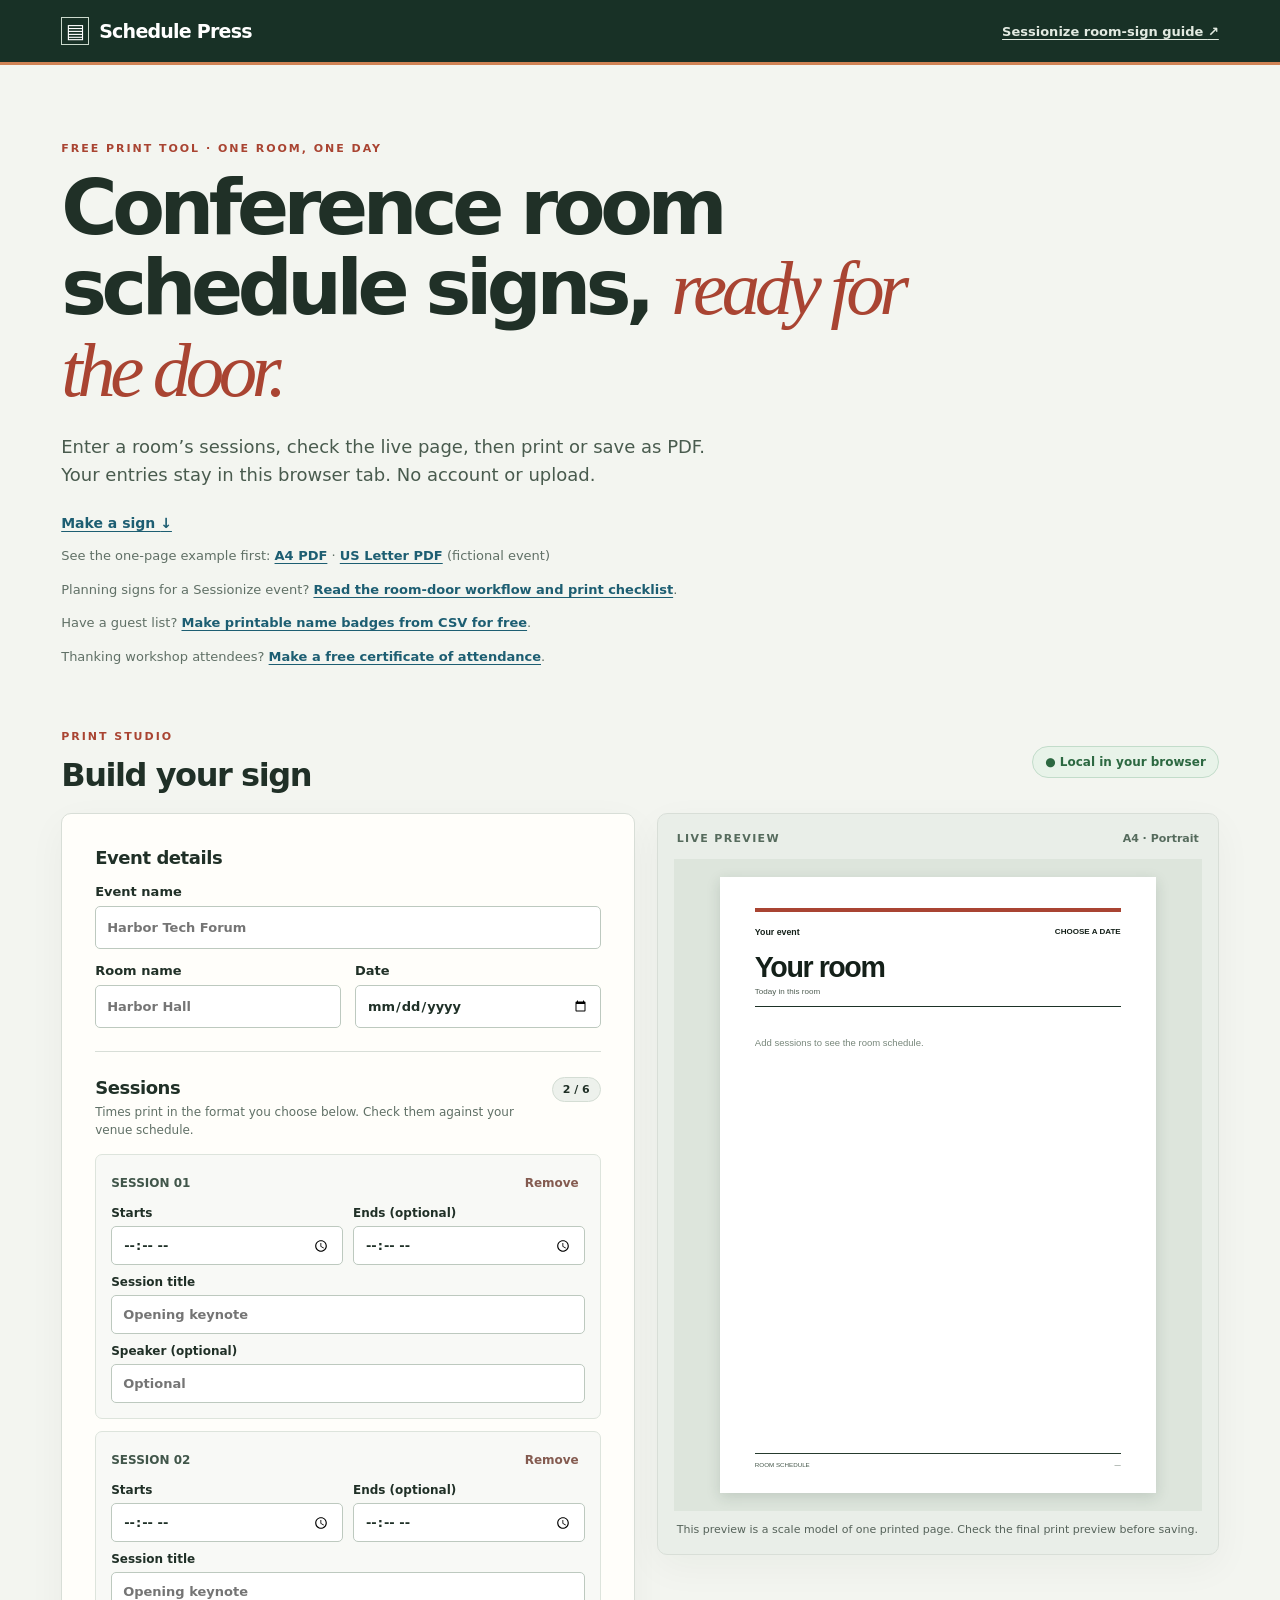
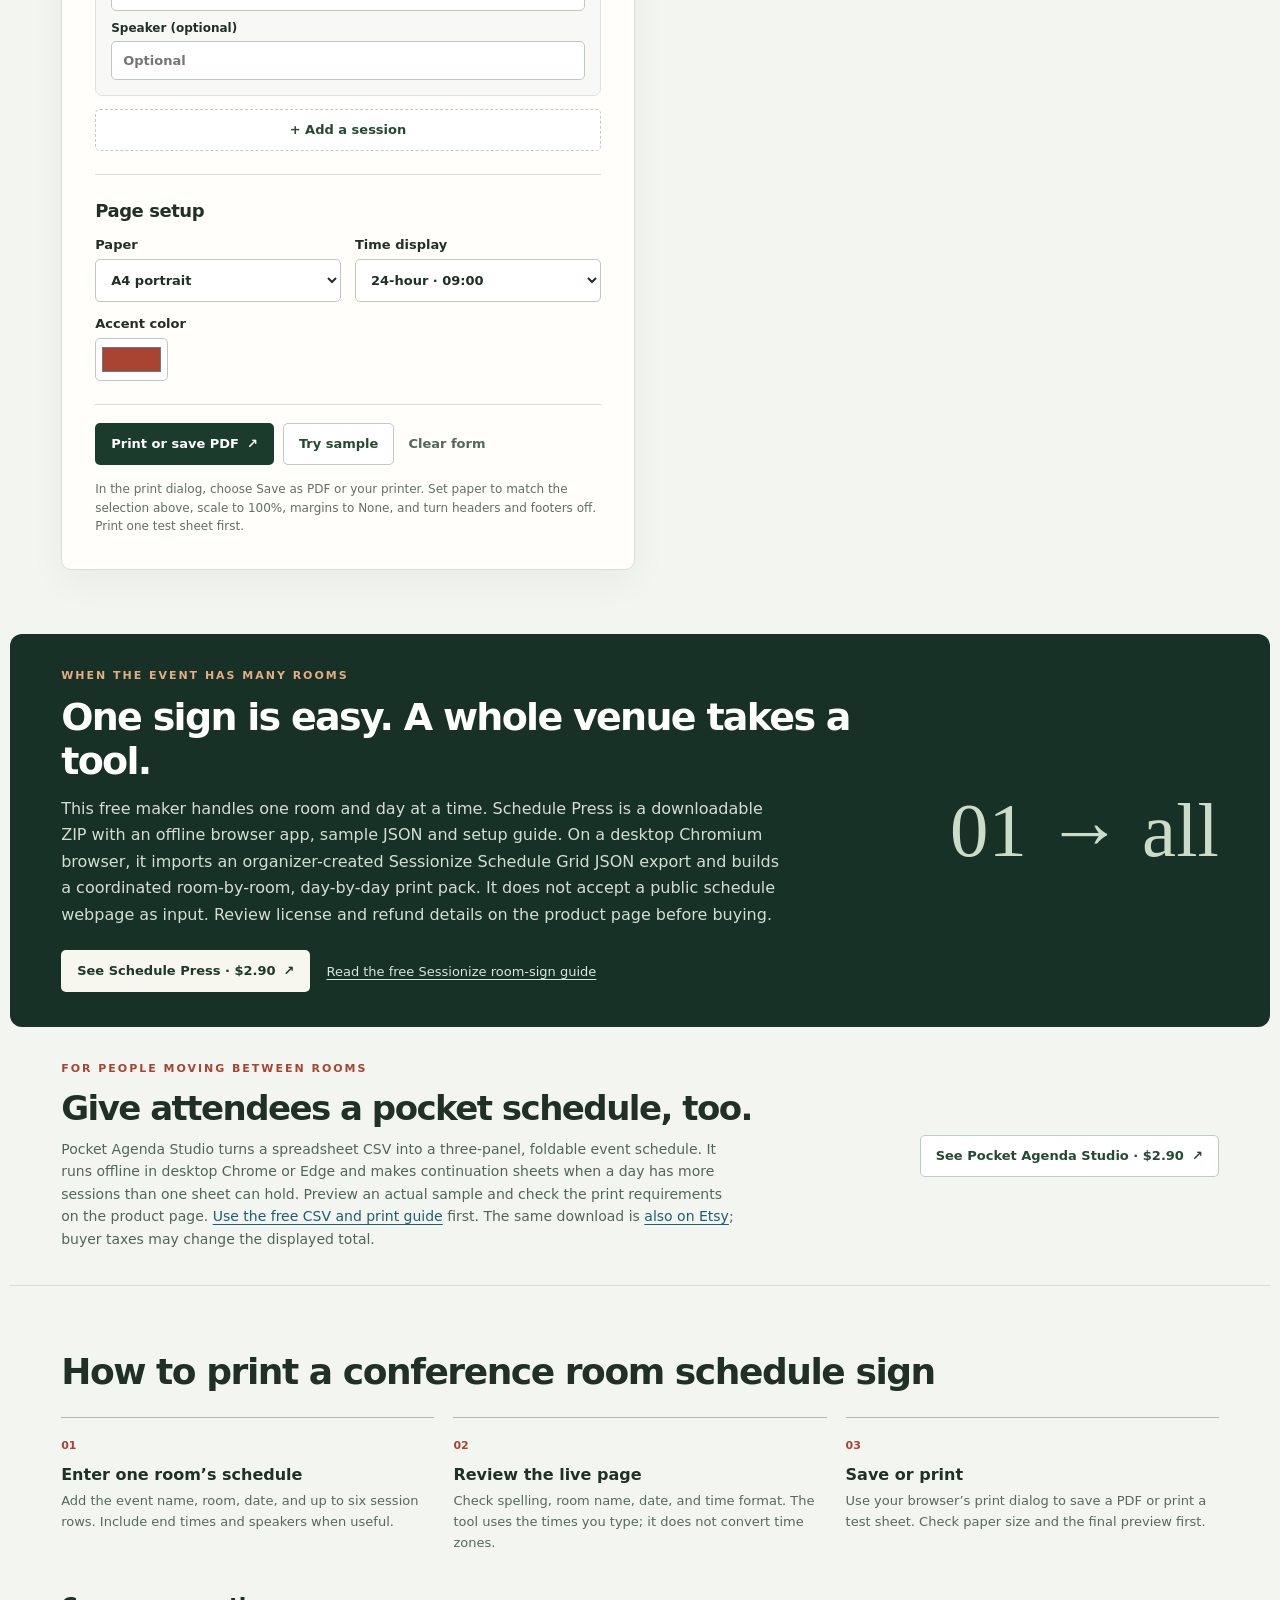
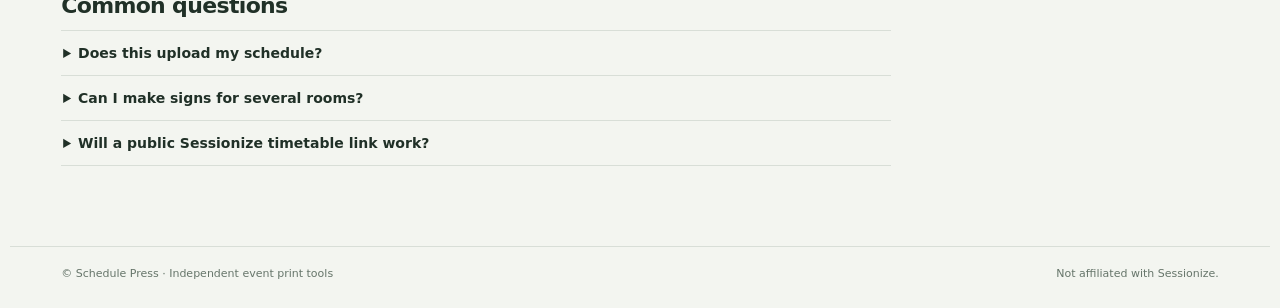
<file: index.html>
<!doctype html>
<html lang="en">
<head>
  <meta charset="utf-8">
  <meta name="viewport" content="width=device-width,initial-scale=1">
  <meta name="description" content="Make a printable conference room schedule sign for free. Enter one room's sessions, preview an A4 or US Letter page, and save it as a PDF. No signup or upload.">
  <meta name="robots" content="index,follow">
  <meta name="theme-color" content="#183126">
  <meta http-equiv="Content-Security-Policy" content="default-src 'self'; script-src 'self'; style-src 'self' 'unsafe-inline'; img-src 'self' data:; connect-src 'none'; form-action 'none'; object-src 'none'; base-uri 'none'; frame-src 'none'">
  <link rel="canonical" href="https://hyunwooju00.github.io/room-sign-maker/">
  <meta property="og:type" content="website">
  <meta property="og:title" content="Free Conference Room Schedule Sign Maker">
  <meta property="og:description" content="Create a clear one-page room schedule sign. Enter sessions, preview A4 or US Letter, and print or save PDF. Free, no signup, no upload.">
  <meta property="og:url" content="https://hyunwooju00.github.io/room-sign-maker/">
  <meta name="twitter:card" content="summary">
  <link rel="icon" href="favicon.svg" type="image/svg+xml">
  <title>Free Conference Room Schedule Sign Maker | Schedule Press</title>
  <link rel="stylesheet" href="style.css">
  <link rel="stylesheet" href="print.css" media="print">
  <script defer src="app.js"></script>
</head>
<body>
  <a class="skip" href="#tool">Skip to the sign maker</a>
  <header class="site-header">
    <div class="header-inner"><a class="brand" href="./" aria-label="Schedule Press home"><span class="brand-mark" aria-hidden="true">▤</span> Schedule Press</a><a class="header-link" href="sessionize-room-signs.html">Sessionize room-sign guide <span aria-hidden="true">↗</span></a></div>
  </header>
  <main>
    <section class="hero wrap" aria-labelledby="page-title">
      <p class="eyebrow">FREE PRINT TOOL · ONE ROOM, ONE DAY</p>
      <h1 id="page-title">Conference room schedule signs, <em>ready for the door.</em></h1>
      <p class="hero-copy">Enter a room’s sessions, check the live page, then print or save as PDF. Your entries stay in this browser tab. No account or upload.</p>
      <a class="text-link" href="#tool">Make a sign <span aria-hidden="true">↓</span></a>
      <p class="sample-links">See the one-page example first: <a href="sample-room-sign-a4.pdf">A4 PDF</a> <span aria-hidden="true">·</span> <a href="sample-room-sign-us-letter.pdf">US Letter PDF</a> <span class="sample-note">(fictional event)</span></p>
      <p class="sample-links">Planning signs for a Sessionize event? <a href="sessionize-room-signs.html">Read the room-door workflow and print checklist</a>.</p>
      <p class="sample-links">Have a guest list? <a href="badge-maker.html">Make printable name badges from CSV for free</a>.</p>
      <p class="sample-links">Thanking workshop attendees? <a href="workshop-certificate-maker.html">Make a free certificate of attendance</a>.</p>
    </section>

    <section id="tool" class="tool wrap" aria-label="Room sign maker">
      <div class="tool-head"><div><p class="eyebrow">PRINT STUDIO</p><h2>Build your sign</h2></div><span class="privacy">● Local in your browser</span></div>
      <div id="error" class="message" role="alert" aria-live="assertive"></div>
      <div id="message" class="message success" role="status" aria-live="polite"></div>
      <div class="workspace">
        <div class="editor">
          <div class="editor-group">
            <h3>Event details</h3>
            <div class="fields">
              <label class="full">Event name<input id="event" type="text" maxlength="80" autocomplete="off" placeholder="Harbor Tech Forum"></label>
              <label>Room name<input id="room" type="text" maxlength="70" autocomplete="off" placeholder="Harbor Hall"></label>
              <label>Date<input id="date" type="date"></label>
            </div>
          </div>
          <div class="editor-group sessions-group">
            <div class="group-heading"><div><h3>Sessions</h3><p>Times print in the format you choose below. Check them against your venue schedule.</p></div><span id="session-count" class="count">0 / 6</span></div>
            <div id="session-list" class="session-list"></div>
            <button id="add-session" class="button secondary add" type="button">+ Add a session</button>
          </div>
          <div class="editor-group options-group">
            <h3>Page setup</h3>
            <div class="fields">
              <label>Paper<select id="paper"><option value="a4">A4 portrait</option><option value="letter">US Letter portrait</option></select></label>
              <label>Time display<select id="time-style"><option value="24">24-hour · 09:00</option><option value="12">12-hour · 9:00 AM</option></select></label>
              <label>Accent color<input id="accent" type="color" value="#a94432"></label>
            </div>
          </div>
          <div class="editor-actions"><button id="print" class="button primary" type="button">Print or save PDF <span aria-hidden="true">↗</span></button><button id="sample" class="button secondary" type="button">Try sample</button><button id="clear" class="button quiet" type="button">Clear form</button></div>
          <p class="print-tip">In the print dialog, choose Save as PDF or your printer. Set paper to match the selection above, scale to 100%, margins to None, and turn headers and footers off. Print one test sheet first.</p>
        </div>
        <div class="preview-panel"><div class="preview-heading"><strong>LIVE PREVIEW</strong><span id="preview-paper">A4 · Portrait</span></div><div class="preview-stage"><article id="sign" class="sign a4" aria-label="Printable room sign"><div class="sign-head"><div id="sign-event" class="sign-event">Your event</div><div id="sign-date" class="sign-date">Choose a date</div></div><h2 id="sign-room" class="sign-room">Your room</h2><p class="sign-subtitle">Today in this room</p><div id="sign-sessions" class="sign-sessions"></div><div class="sign-foot"><span>ROOM SCHEDULE</span><span id="sign-foot-date">—</span></div></article></div><p class="preview-note">This preview is a scale model of one printed page. Check the final print preview before saving.</p></div>
      </div>
      <p id="print-warning" class="print-warning" aria-hidden="true"></p>
    </section>

    <section class="upgrade wrap" aria-labelledby="upgrade-title"><div><p class="eyebrow">WHEN THE EVENT HAS MANY ROOMS</p><h2 id="upgrade-title">One sign is easy. A whole venue takes a tool.</h2><p>This free maker handles one room and day at a time. Schedule Press is a downloadable ZIP with an offline browser app, sample JSON and setup guide. On a desktop Chromium browser, it imports an organizer-created Sessionize Schedule Grid JSON export and builds a coordinated room-by-room, day-by-day print pack. It does not accept a public schedule webpage as input. Review license and refund details on the product page before buying.</p><div class="upgrade-actions"><a class="button light" href="https://5611130604166.gumroad.com/l/schedule-press-sessionize-room-signs?utm_source=free_maker&amp;utm_medium=owned_site&amp;utm_campaign=room_signs&amp;utm_content=upgrade">See Schedule Press · $2.90 <span aria-hidden="true">↗</span></a><a class="upgrade-guide" href="sessionize-room-signs.html">Read the free Sessionize room-sign guide</a></div></div><div class="upgrade-number" aria-hidden="true">01 → all</div></section>

    <section class="related wrap" aria-labelledby="related-title">
      <div><p class="eyebrow">FOR PEOPLE MOVING BETWEEN ROOMS</p><h2 id="related-title">Give attendees a pocket schedule, too.</h2><p>Pocket Agenda Studio turns a spreadsheet CSV into a three-panel, foldable event schedule. It runs offline in desktop Chrome or Edge and makes continuation sheets when a day has more sessions than one sheet can hold. Preview an actual sample and check the print requirements on the product page. <a href="printable-pocket-conference-agenda.html">Use the free CSV and print guide</a> first. The same download is <a href="https://www.etsy.com/listing/4602804030/conference-schedule-generator-printable?utm_source=owned_site&amp;utm_medium=home&amp;utm_campaign=pocket_agenda">also on Etsy</a>; buyer taxes may change the displayed total.</p></div>
      <a class="button secondary" href="https://5611130604166.gumroad.com/l/pocket-agenda-studio?utm_source=free_maker&amp;utm_medium=owned_site&amp;utm_campaign=pocket_agenda&amp;utm_content=related">See Pocket Agenda Studio · $2.90 <span aria-hidden="true">↗</span></a>
    </section>

    <section class="info wrap" aria-labelledby="info-title"><h2 id="info-title">How to print a conference room schedule sign</h2><div class="info-grid"><div><span class="info-step">01</span><h3>Enter one room’s schedule</h3><p>Add the event name, room, date, and up to six session rows. Include end times and speakers when useful.</p></div><div><span class="info-step">02</span><h3>Review the live page</h3><p>Check spelling, room name, date, and time format. The tool uses the times you type; it does not convert time zones.</p></div><div><span class="info-step">03</span><h3>Save or print</h3><p>Use your browser’s print dialog to save a PDF or print a test sheet. Check paper size and the final preview first.</p></div></div><div class="faq"><h3>Common questions</h3><details><summary>Does this upload my schedule?</summary><p>No. The form runs in this browser tab. It makes no schedule upload request and does not save entries to an account. If you close or refresh the tab, entries are lost.</p></details><details><summary>Can I make signs for several rooms?</summary><p>You can reuse this form manually for each room. For a Sessionize event with many rooms or days, <a href="https://5611130604166.gumroad.com/l/schedule-press-sessionize-room-signs?utm_source=free_maker&amp;utm_medium=owned_site&amp;utm_campaign=room_signs&amp;utm_content=faq">Schedule Press</a> builds the print pack from the organizer’s Schedule Grid JSON.</p></details><details><summary>Will a public Sessionize timetable link work?</summary><p>No. This free maker uses manual entry. The paid tool requires a Schedule Grid (GridSmart) JSON export from an organizer-created Sessionize endpoint. The <a href="sessionize-room-signs.html">free guide</a> explains the export and print checks.</p></details></div></section>
  </main>
  <footer class="footer wrap"><span>© Schedule Press · Independent event print tools</span><span>Not affiliated with Sessionize.</span></footer>
  <dialog id="print-dialog" aria-labelledby="dialog-title"><h2 id="dialog-title">Check your print settings</h2><p>Match your selected paper size, set scale to 100% and margins to None, then turn off browser headers and footers. Review the final preview before printing all copies.</p><div class="dialog-actions"><button id="cancel-print" type="button" class="button secondary">Cancel</button><button id="confirm-print" type="button" class="button primary">Open print dialog</button></div></dialog>
</body>
</html>
</file>
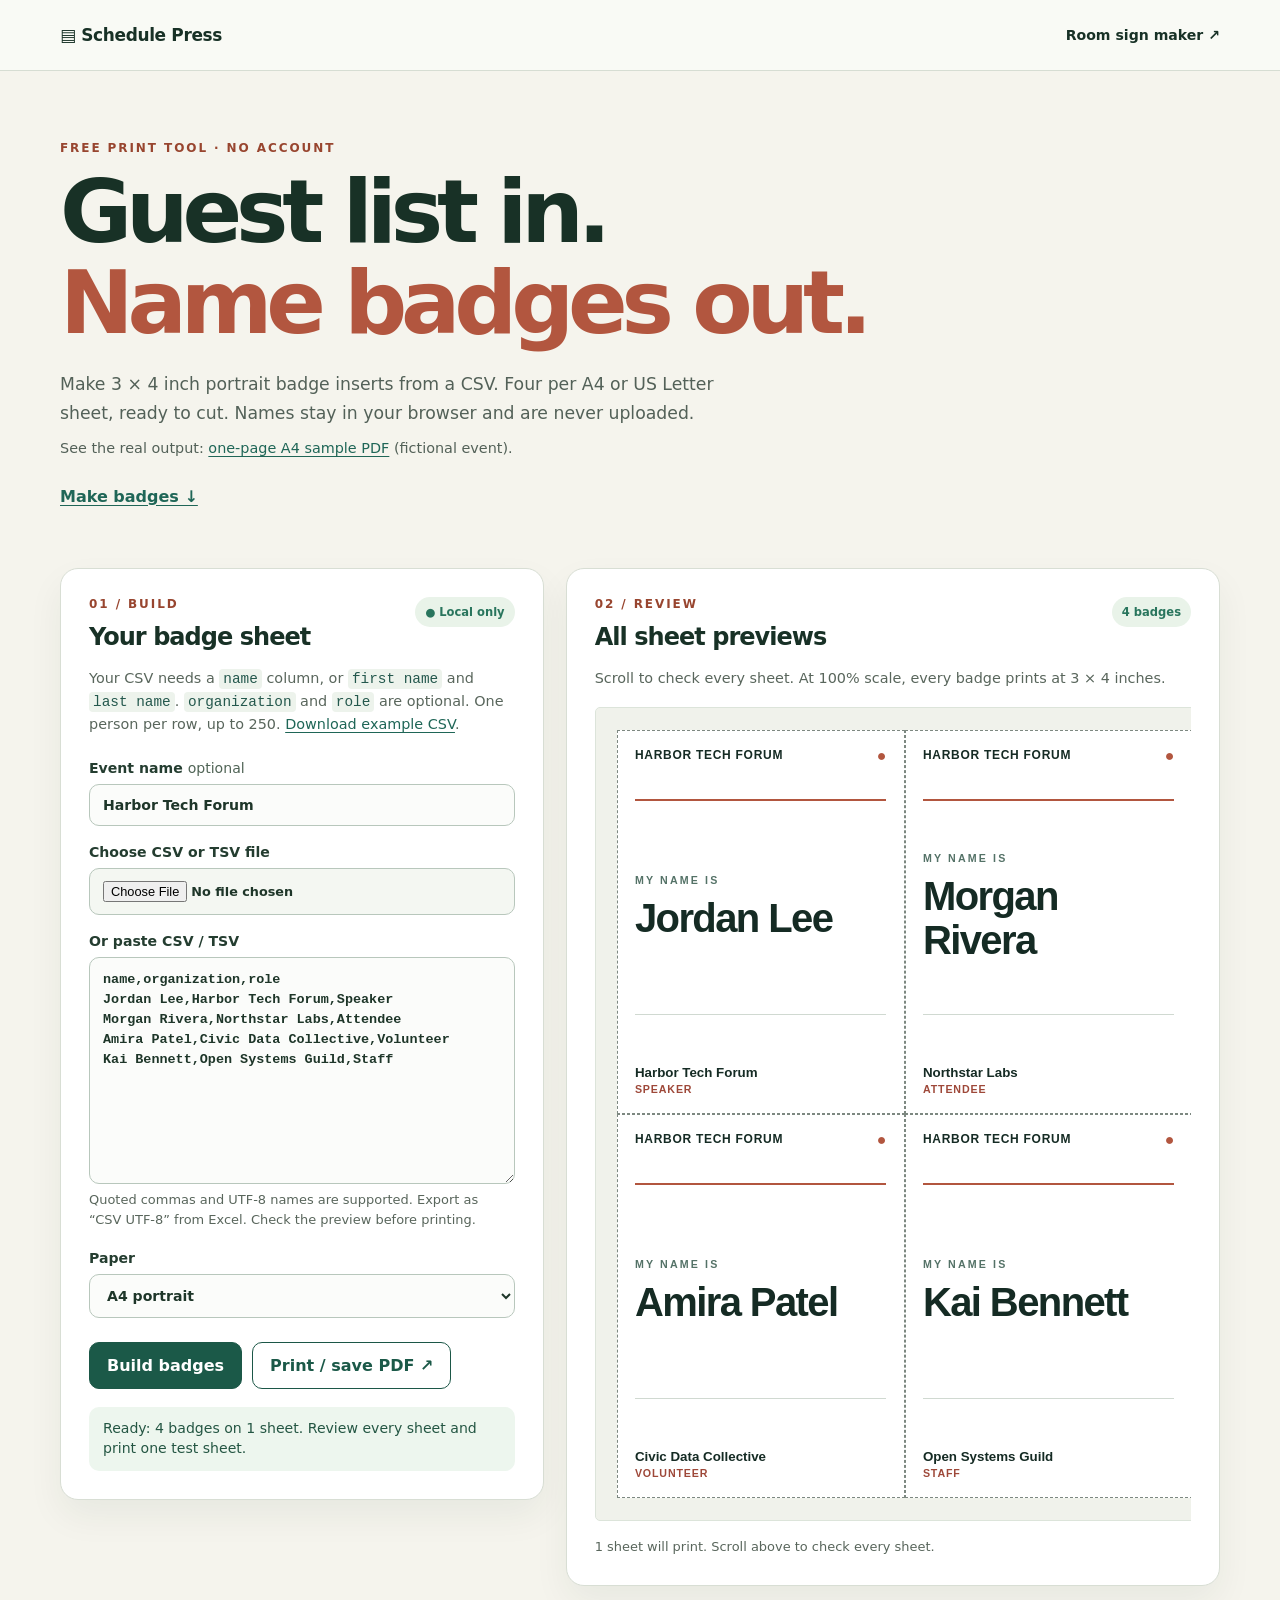
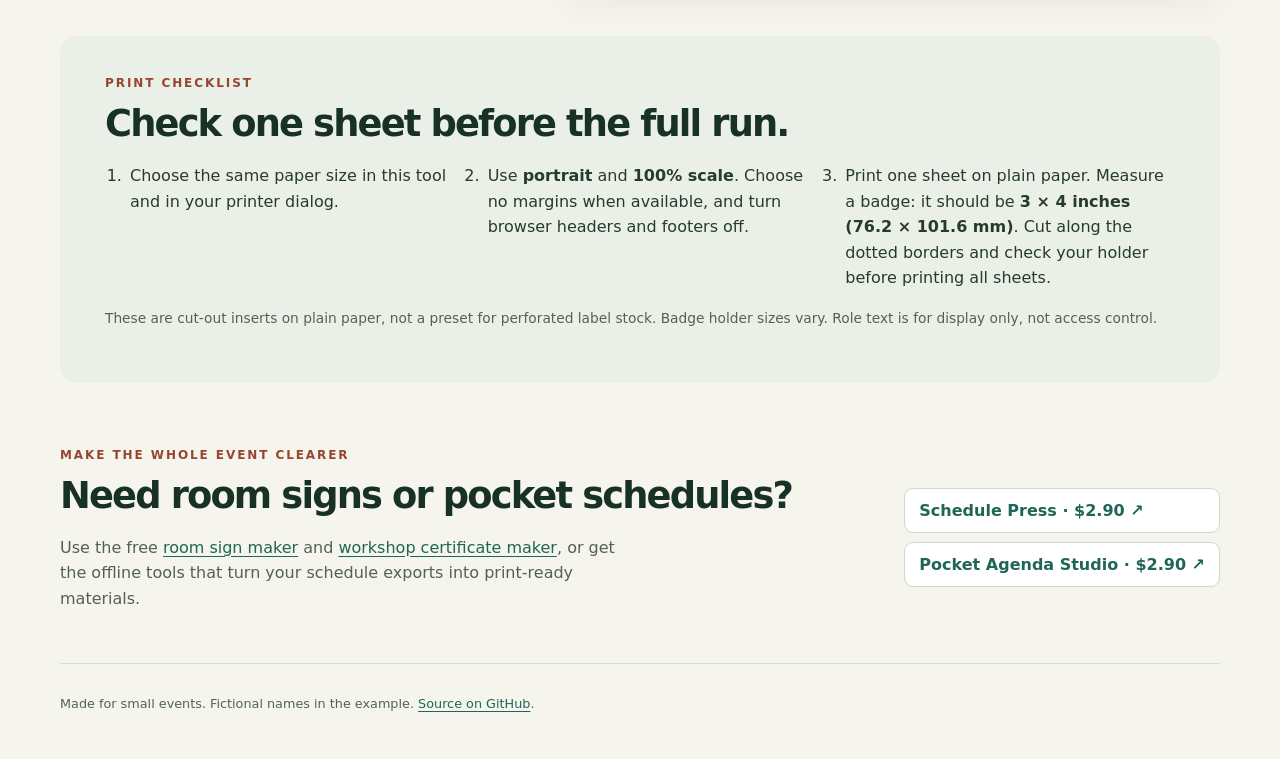
<file: badge-maker.html>
<!doctype html>
<html lang="en">
<head>
  <meta charset="utf-8">
  <meta name="viewport" content="width=device-width,initial-scale=1">
  <meta name="description" content="Turn a CSV into printable 3 × 4 inch conference name badges. Four badges per A4 or US Letter sheet, with cut guides. Free and private in your browser.">
  <meta name="robots" content="index,follow">
  <meta name="theme-color" content="#183126">
  <meta http-equiv="Content-Security-Policy" content="default-src 'self'; script-src 'self'; style-src 'self' 'unsafe-inline'; img-src 'self' data:; connect-src 'none'; form-action 'none'; object-src 'none'; base-uri 'none'; frame-src 'none'">
  <link rel="canonical" href="https://hyunwooju00.github.io/room-sign-maker/badge-maker.html">
  <meta property="og:type" content="website">
  <meta property="og:title" content="Free CSV Conference Name Badge Maker">
  <meta property="og:description" content="Import a guest list and print 3 × 4 inch name badge inserts. A4 and US Letter, four per page, no upload.">
  <meta property="og:url" content="https://hyunwooju00.github.io/room-sign-maker/badge-maker.html">
  <link rel="icon" href="favicon.svg" type="image/svg+xml">
  <link rel="stylesheet" href="badge-maker.css?v=2">
  <script defer src="badge-core.js?v=2"></script>
  <script defer src="badge-maker.js?v=2"></script>
  <title>Free CSV Conference Name Badge Maker | Schedule Press</title>
</head>
<body class="paper-a4">
  <a class="skip" href="#maker">Skip to badge maker</a>
  <header class="site-header"><div class="wrap nav"><a class="brand" href="./">▤ Schedule Press</a><a href="./">Room sign maker <span aria-hidden="true">↗</span></a></div></header>
  <main>
    <section class="hero wrap">
      <p class="eyebrow">FREE PRINT TOOL · NO ACCOUNT</p>
      <h1>Guest list in.<br><em>Name badges out.</em></h1>
      <p>Make 3 × 4 inch portrait badge inserts from a CSV. Four per A4 or US Letter sheet, ready to cut. Names stay in your browser and are never uploaded.</p>
      <p class="sample-link">See the real output: <a href="badge-sample-A4.pdf">one-page A4 sample PDF</a> (fictional event).</p>
      <a class="hero-link" href="#maker">Make badges ↓</a>
    </section>
    <section class="wrap workspace" id="maker" aria-labelledby="maker-title">
      <div class="panel controls">
        <div class="section-head"><div><p class="eyebrow">01 / BUILD</p><h2 id="maker-title">Your badge sheet</h2></div><span class="privacy">● Local only</span></div>
        <p class="help">Your CSV needs a <code>name</code> column, or <code>first name</code> and <code>last name</code>. <code>organization</code> and <code>role</code> are optional. One person per row, up to 250. <a href="badge-example.csv" download>Download example CSV</a>.</p>
        <label class="field">Event name <span class="optional">optional</span><input id="event-name" type="text" maxlength="35" value="Harbor Tech Forum" autocomplete="off" placeholder="Your event name"></label>
        <label class="field">Choose CSV or TSV file<input id="csv-file" type="file" accept=".csv,.tsv,text/csv,text/tab-separated-values"></label>
        <label class="field">Or paste CSV / TSV<textarea id="csv-input" spellcheck="false" rows="10" autocomplete="off" aria-describedby="csv-tip error">name,organization,role
Jordan Lee,Harbor Tech Forum,Speaker
Morgan Rivera,Northstar Labs,Attendee
Amira Patel,Civic Data Collective,Volunteer
Kai Bennett,Open Systems Guild,Staff</textarea></label>
        <p class="hint" id="csv-tip">Quoted commas and UTF-8 names are supported. Export as “CSV UTF-8” from Excel. Check the preview before printing.</p>
        <label class="field">Paper<select id="paper"><option value="a4">A4 portrait</option><option value="letter">US Letter portrait</option></select></label>
        <div class="actions"><button class="button primary" id="build" type="button">Build badges</button><button class="button secondary" id="print" type="button" disabled>Print / save PDF ↗</button></div>
        <p id="error" class="notice error" role="alert" aria-live="assertive" hidden></p>
        <p id="status" class="notice success" role="status" aria-live="polite" hidden></p>
      </div>
      <div class="panel preview-panel"><div class="section-head"><div><p class="eyebrow">02 / REVIEW</p><h2>All sheet previews</h2></div><span id="count" class="count">0 badges</span></div>
        <p class="help">Scroll to check every sheet. At 100% scale, every badge prints at 3 × 4 inches.</p>
        <div id="print-pages" aria-label="Printable badge sheets"></div>
        <p class="hint preview-note" id="page-count">Build badges to see the page count.</p>
      </div>
    </section>
    <section class="wrap instructions" aria-labelledby="print-title">
      <p class="eyebrow">PRINT CHECKLIST</p><h2 id="print-title">Check one sheet before the full run.</h2>
      <ol><li>Choose the same paper size in this tool and in your printer dialog.</li><li>Use <strong>portrait</strong> and <strong>100% scale</strong>. Choose no margins when available, and turn browser headers and footers off.</li><li>Print one sheet on plain paper. Measure a badge: it should be <strong>3 × 4 inches (76.2 × 101.6 mm)</strong>. Cut along the dotted borders and check your holder before printing all sheets.</li></ol>
      <p>These are cut-out inserts on plain paper, not a preset for perforated label stock. Badge holder sizes vary. Role text is for display only, not access control.</p>
    </section>
    <section class="wrap related" aria-label="Other conference print tools"><div><p class="eyebrow">MAKE THE WHOLE EVENT CLEARER</p><h2>Need room signs or pocket schedules?</h2><p>Use the free <a href="./">room sign maker</a> and <a href="workshop-certificate-maker.html">workshop certificate maker</a>, or get the offline tools that turn your schedule exports into print-ready materials.</p></div><div class="related-links"><a href="https://5611130604166.gumroad.com/l/schedule-press-sessionize-room-signs?utm_source=github_pages&amp;utm_medium=badge_tool&amp;utm_campaign=related_tools">Schedule Press · $2.90 ↗</a><a href="https://5611130604166.gumroad.com/l/pocket-agenda-studio?utm_source=github_pages&amp;utm_medium=badge_tool&amp;utm_campaign=related_tools">Pocket Agenda Studio · $2.90 ↗</a></div></section>
  </main>
  <footer class="wrap footer"><p>Made for small events. Fictional names in the example. <a href="https://github.com/hyunwooju00/room-sign-maker">Source on GitHub</a>.</p></footer>
  <style id="page-rule"></style>
</body>
</html>
</file>
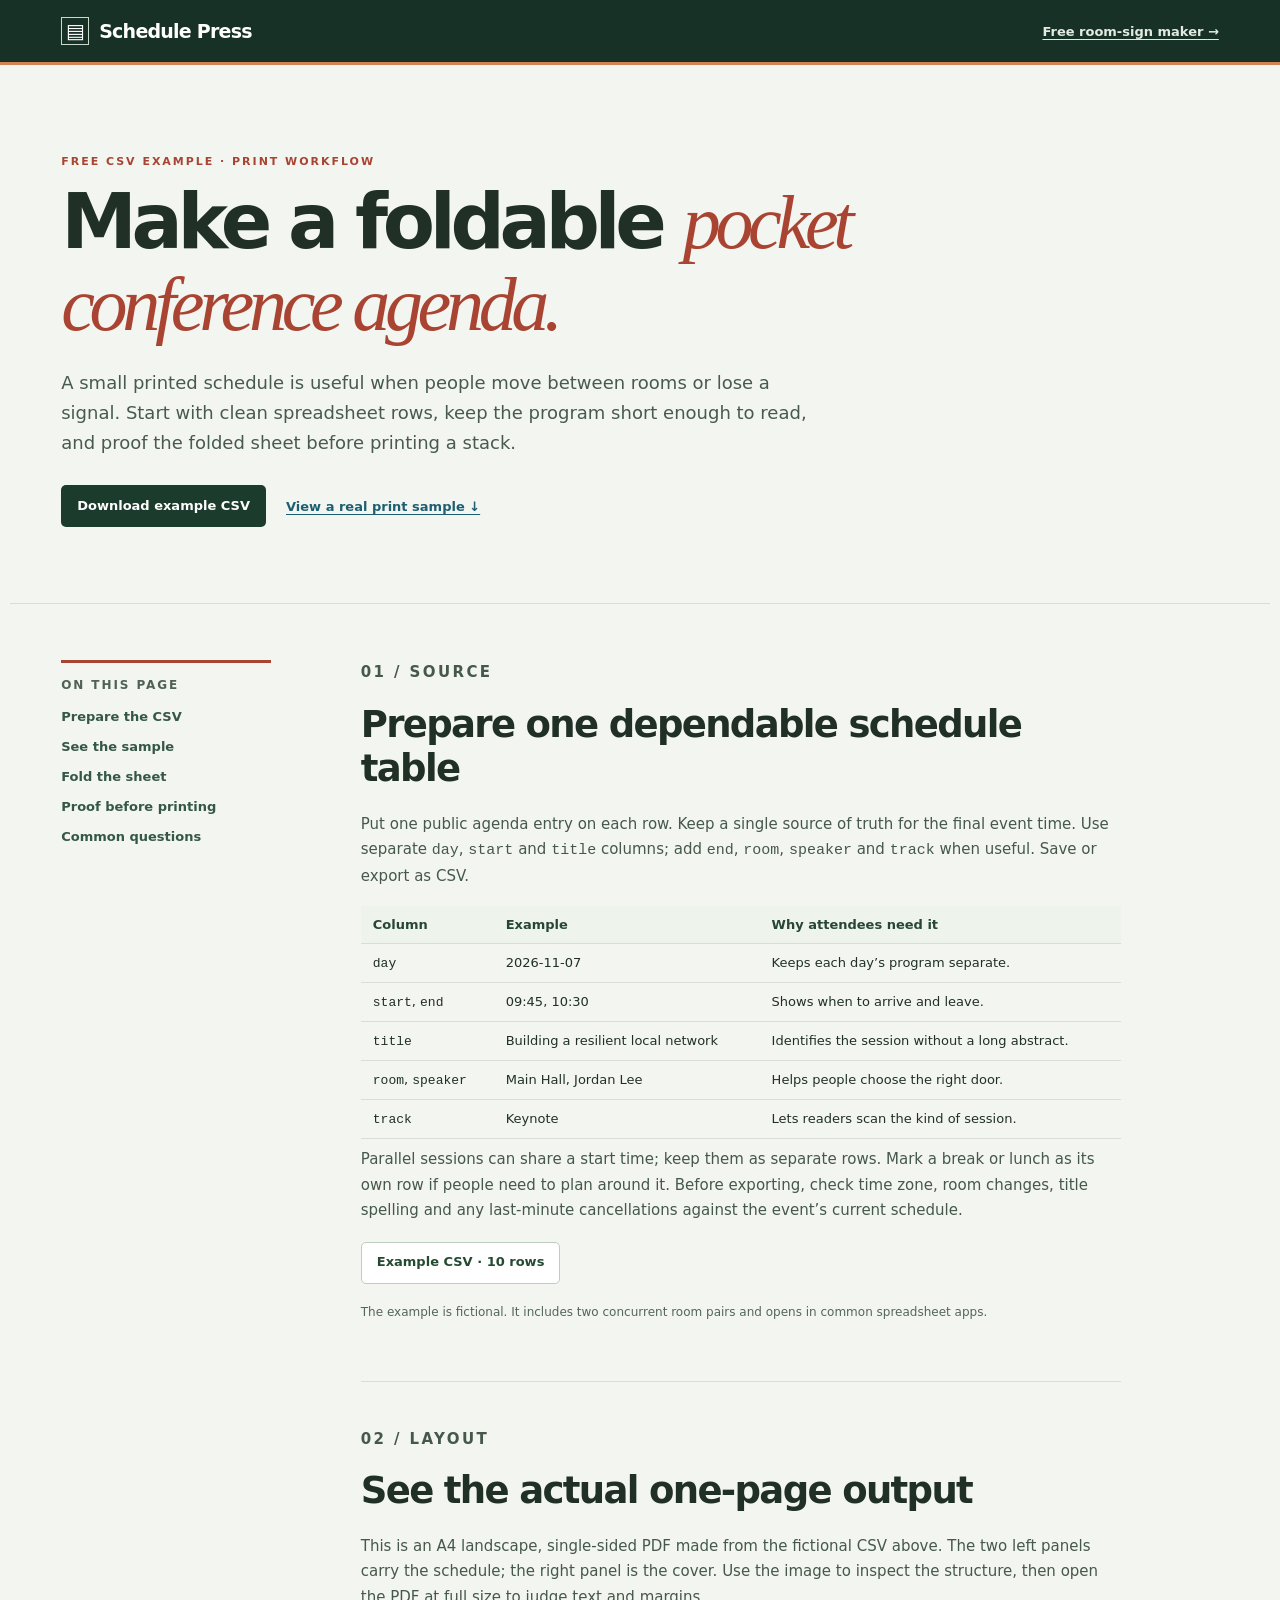
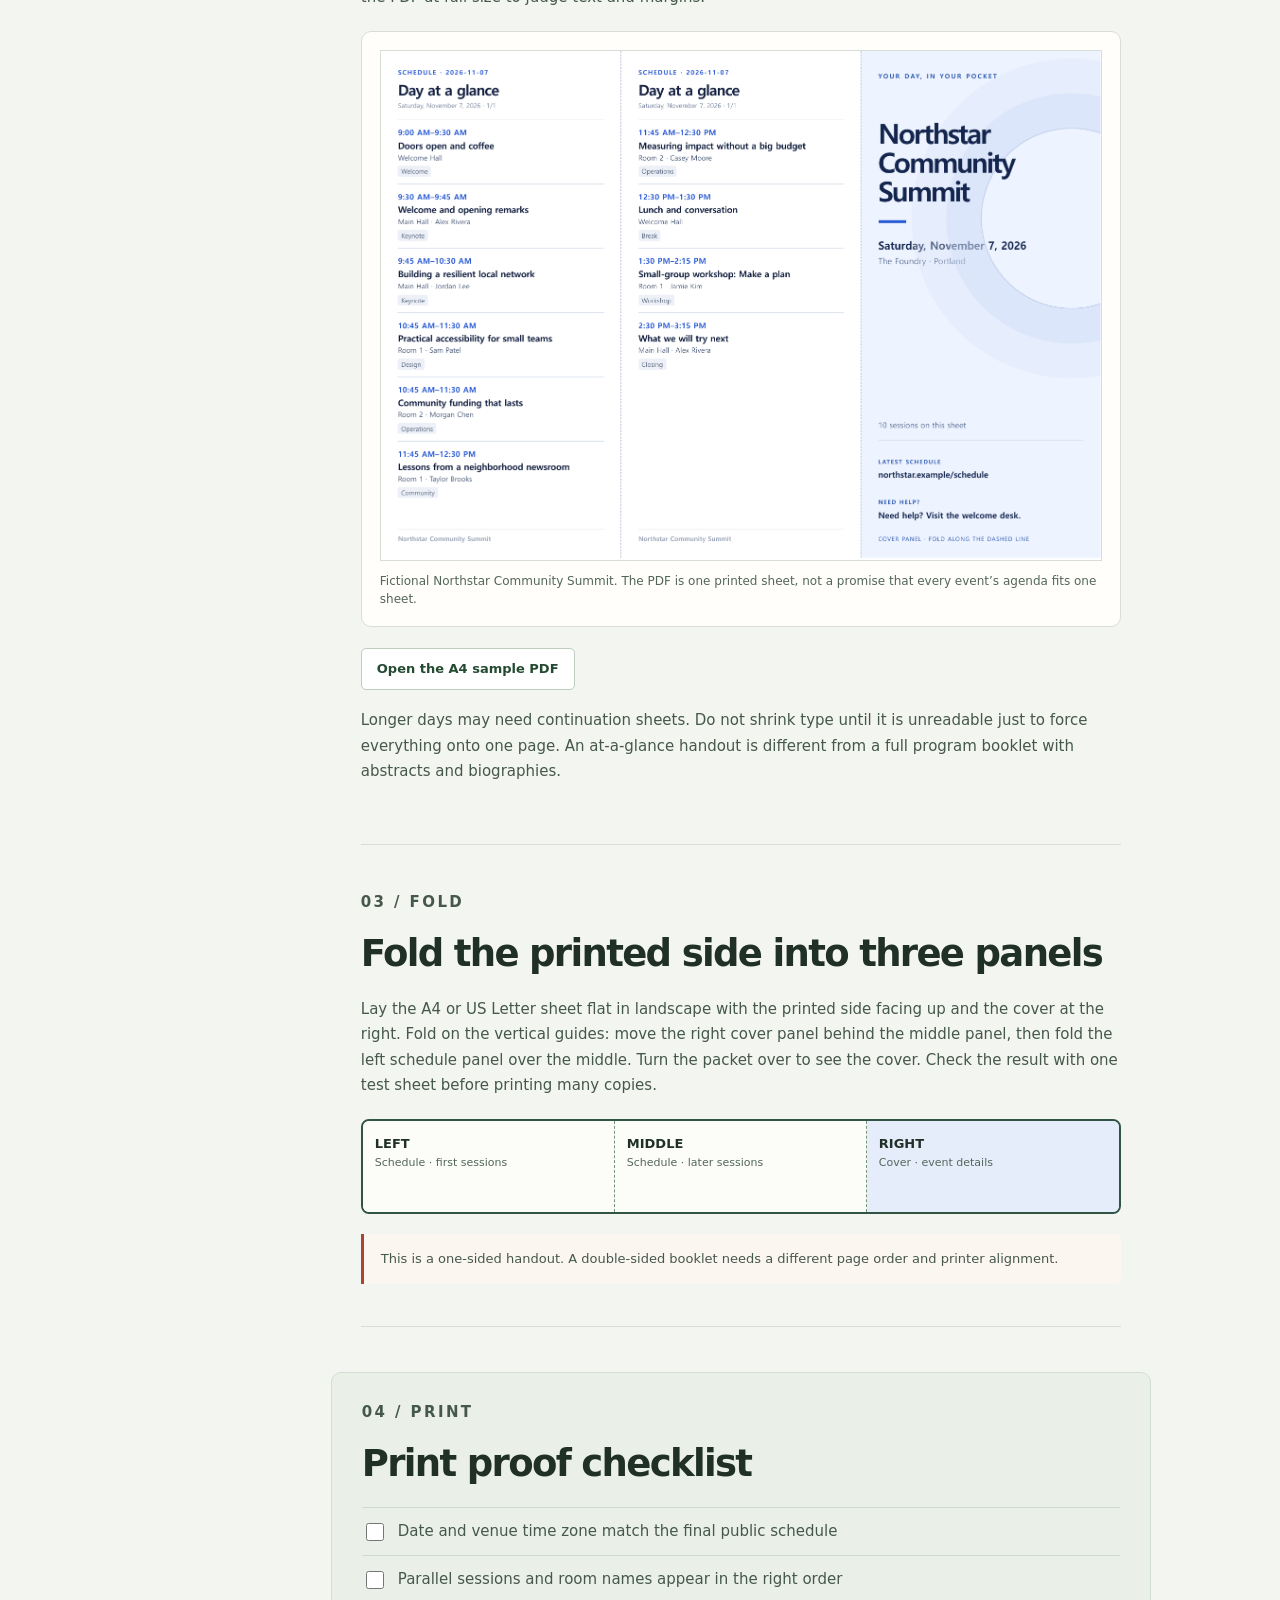
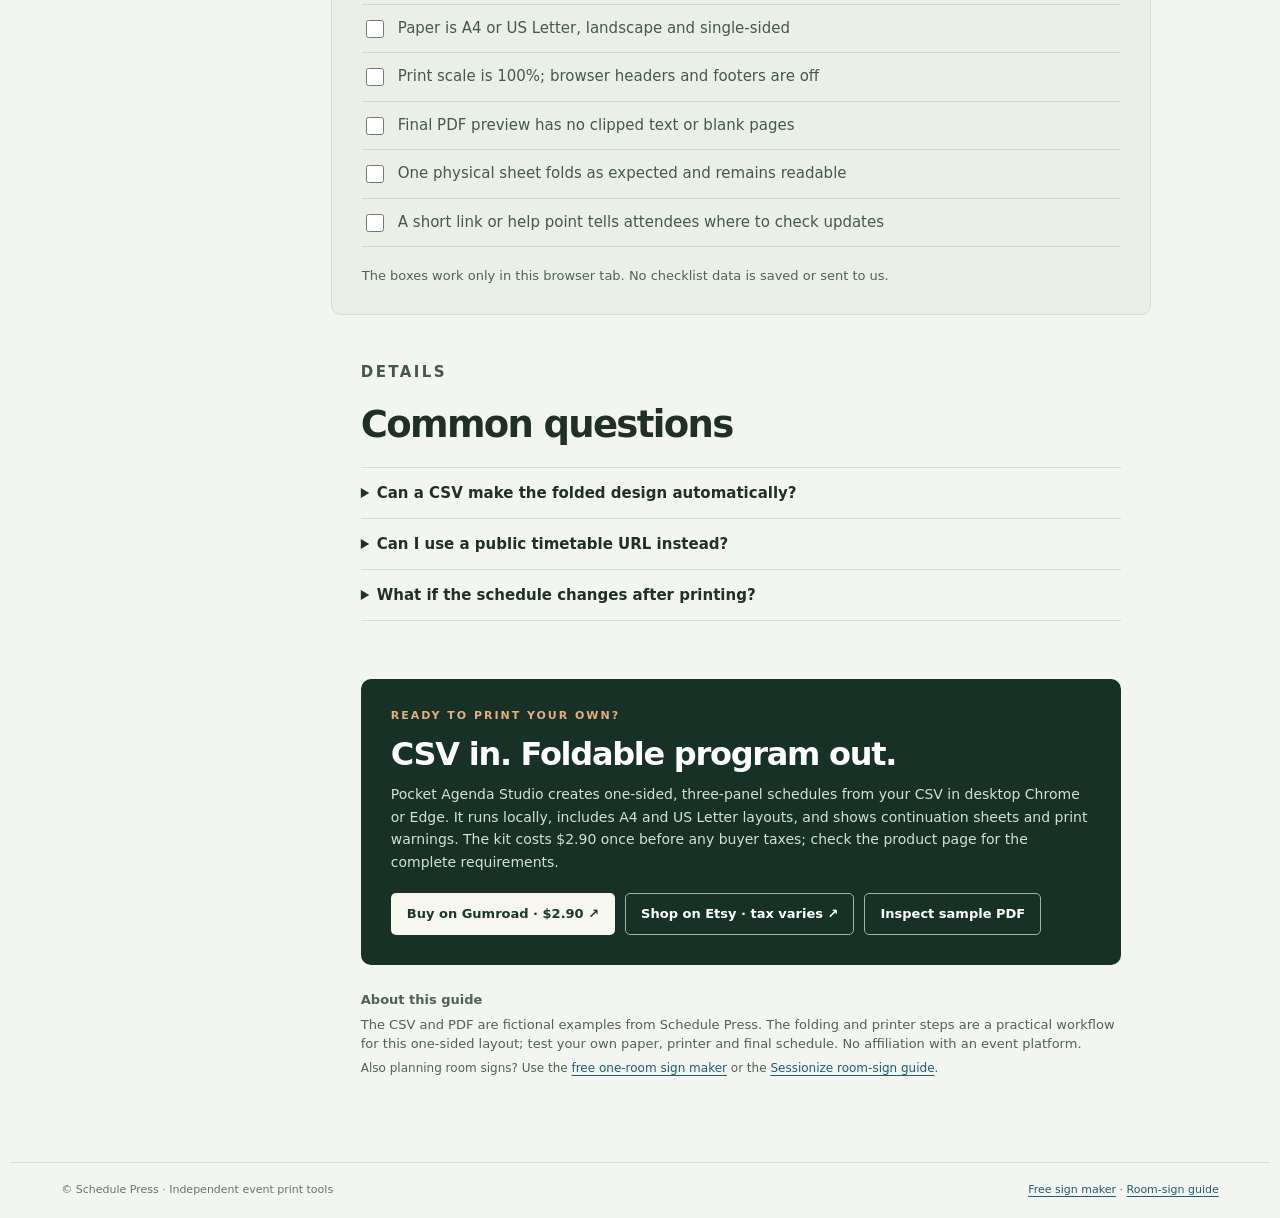
<file: printable-pocket-conference-agenda.html>
<!doctype html>
<html lang="en">
<head>
  <meta charset="utf-8">
  <meta name="viewport" content="width=device-width,initial-scale=1">
  <meta name="description" content="Make a practical foldable pocket conference agenda from a spreadsheet CSV. Download a real example CSV and one-page A4 PDF; check layout, folding and print settings before a full run.">
  <meta name="robots" content="index,follow">
  <meta name="theme-color" content="#183126">
  <meta http-equiv="Content-Security-Policy" content="default-src 'self'; script-src 'none'; style-src 'self' 'unsafe-inline'; img-src 'self' data:; connect-src 'none'; form-action 'none'; object-src 'none'; base-uri 'none'; frame-src 'none'">
  <link rel="canonical" href="https://hyunwooju00.github.io/room-sign-maker/printable-pocket-conference-agenda.html">
  <meta property="og:type" content="article">
  <meta property="og:title" content="Make a Foldable Pocket Conference Agenda from CSV">
  <meta property="og:description" content="A free CSV example, actual printed sample, panel order and print checklist for a foldable attendee schedule.">
  <meta property="og:url" content="https://hyunwooju00.github.io/room-sign-maker/printable-pocket-conference-agenda.html">
  <meta name="twitter:card" content="summary">
  <link rel="icon" href="favicon.svg" type="image/svg+xml">
  <title>Printable Pocket Conference Agenda from CSV | Schedule Press</title>
  <link rel="stylesheet" href="style.css">
  <link rel="stylesheet" href="guide.css">
  <style>
    .example{background:#fffefa;border:1px solid var(--line);border-radius:10px;padding:18px;margin:21px 0}.example img{display:block;width:100%;height:auto;border:1px solid var(--line)}.example figcaption{font-size:12px;color:#53665a;margin-top:11px;line-height:1.5}.data-table{border-collapse:collapse;width:100%;margin:17px 0 8px;font-size:13px}.data-table th,.data-table td{padding:11px 12px;text-align:left;border-bottom:1px solid var(--line);vertical-align:top}.data-table th{background:#eef3ec;color:#274635}.data-table code{white-space:nowrap}.panel-map{display:grid;grid-template-columns:repeat(3,1fr);margin:20px 0;border:2px solid #315444;border-radius:8px;overflow:hidden}.panel-map div{min-height:91px;padding:15px 12px;border-right:1px dashed #74947c;background:#fcfdf9}.panel-map div:last-child{border-right:0;background:#e5edfb}.panel-map strong{display:block;font-size:13px}.panel-map span{font-size:11px;color:#53665a}.guide-section .download-row{display:flex;flex-wrap:wrap;gap:11px;margin:18px 0}.guide-section .download-row .button{font-size:13px}.guide-section pre{overflow:auto;background:#eaf0e8;border:1px solid var(--line);border-radius:7px;padding:16px;font-size:12px;line-height:1.6}.guide-section pre code{font-family:ui-monospace,SFMono-Regular,Consolas,monospace}.guide-section .caption{font-size:12px;color:#53665a}.related-links{font-size:12px;line-height:1.55;margin-top:18px}@media(max-width:580px){.panel-map div{padding:11px 7px}.panel-map strong{font-size:11px}.panel-map span{font-size:10px}.data-table{font-size:12px}}@media print{.example{break-inside:avoid}.example img{max-height:105mm;object-fit:contain}}
  </style>
</head>
<body>
  <a class="skip" href="#main">Skip to guide</a>
  <header class="site-header"><div class="header-inner"><a class="brand" href="./" aria-label="Schedule Press home"><span class="brand-mark" aria-hidden="true">▤</span> Schedule Press</a><a class="header-link" href="./#tool">Free room-sign maker <span aria-hidden="true">→</span></a></div></header>
  <main id="main">
    <section class="guide-hero wrap" aria-labelledby="guide-title">
      <p class="eyebrow">FREE CSV EXAMPLE · PRINT WORKFLOW</p>
      <h1 id="guide-title">Make a foldable <em>pocket conference agenda.</em></h1>
      <p class="guide-lede">A small printed schedule is useful when people move between rooms or lose a signal. Start with clean spreadsheet rows, keep the program short enough to read, and proof the folded sheet before printing a stack.</p>
      <div class="guide-actions"><a class="button primary" href="pocket-agenda-example.csv" download>Download example CSV</a><a class="guide-text-link" href="#sample">View a real print sample ↓</a></div>
    </section>
    <div class="guide-layout wrap">
      <nav class="guide-nav" aria-label="On this page"><strong>ON THIS PAGE</strong><a href="#data">Prepare the CSV</a><a href="#sample">See the sample</a><a href="#fold">Fold the sheet</a><a href="#proof">Proof before printing</a><a href="#questions">Common questions</a></nav>
      <article class="guide-article">
        <section id="data" class="guide-section"><p class="section-kicker">01 / SOURCE</p><h2>Prepare one dependable schedule table</h2><p>Put one public agenda entry on each row. Keep a single source of truth for the final event time. Use separate <code>day</code>, <code>start</code> and <code>title</code> columns; add <code>end</code>, <code>room</code>, <code>speaker</code> and <code>track</code> when useful. Save or export as CSV.</p><table class="data-table"><thead><tr><th>Column</th><th>Example</th><th>Why attendees need it</th></tr></thead><tbody><tr><td><code>day</code></td><td>2026-11-07</td><td>Keeps each day’s program separate.</td></tr><tr><td><code>start</code>, <code>end</code></td><td>09:45, 10:30</td><td>Shows when to arrive and leave.</td></tr><tr><td><code>title</code></td><td>Building a resilient local network</td><td>Identifies the session without a long abstract.</td></tr><tr><td><code>room</code>, <code>speaker</code></td><td>Main Hall, Jordan Lee</td><td>Helps people choose the right door.</td></tr><tr><td><code>track</code></td><td>Keynote</td><td>Lets readers scan the kind of session.</td></tr></tbody></table><p>Parallel sessions can share a start time; keep them as separate rows. Mark a break or lunch as its own row if people need to plan around it. Before exporting, check time zone, room changes, title spelling and any last-minute cancellations against the event’s current schedule.</p><div class="download-row"><a class="button secondary" href="pocket-agenda-example.csv" download>Example CSV · 10 rows</a></div><p class="caption">The example is fictional. It includes two concurrent room pairs and opens in common spreadsheet apps.</p></section>
        <section id="sample" class="guide-section"><p class="section-kicker">02 / LAYOUT</p><h2>See the actual one-page output</h2><p>This is an A4 landscape, single-sided PDF made from the fictional CSV above. The two left panels carry the schedule; the right panel is the cover. Use the image to inspect the structure, then open the PDF at full size to judge text and margins.</p><figure class="example"><img src="sample-pocket-agenda-a4.png" width="1521" height="1075" loading="lazy" alt="One A4 landscape sheet with two schedule panels on the left and a blue event cover on the right"><figcaption>Fictional Northstar Community Summit. The PDF is one printed sheet, not a promise that every event’s agenda fits one sheet.</figcaption></figure><div class="download-row"><a class="button secondary" href="sample-pocket-agenda-a4.pdf">Open the A4 sample PDF</a></div><p>Longer days may need continuation sheets. Do not shrink type until it is unreadable just to force everything onto one page. An at-a-glance handout is different from a full program booklet with abstracts and biographies.</p></section>
        <section id="fold" class="guide-section"><p class="section-kicker">03 / FOLD</p><h2>Fold the printed side into three panels</h2><p>Lay the A4 or US Letter sheet flat in landscape with the printed side facing up and the cover at the right. Fold on the vertical guides: move the right cover panel behind the middle panel, then fold the left schedule panel over the middle. Turn the packet over to see the cover. Check the result with one test sheet before printing many copies.</p><div class="panel-map" role="img" aria-label="Flat sheet, left to right: first schedule panel, second schedule panel, cover panel"><div><strong>LEFT</strong><span>Schedule · first sessions</span></div><div><strong>MIDDLE</strong><span>Schedule · later sessions</span></div><div><strong>RIGHT</strong><span>Cover · event details</span></div></div><p class="note">This is a one-sided handout. A double-sided booklet needs a different page order and printer alignment.</p></section>
        <section id="proof" class="guide-section preflight"><p class="section-kicker">04 / PRINT</p><h2>Print proof checklist</h2><ul class="tick-list"><li><label><input type="checkbox"> Date and venue time zone match the final public schedule</label></li><li><label><input type="checkbox"> Parallel sessions and room names appear in the right order</label></li><li><label><input type="checkbox"> Paper is A4 or US Letter, landscape and single-sided</label></li><li><label><input type="checkbox"> Print scale is 100%; browser headers and footers are off</label></li><li><label><input type="checkbox"> Final PDF preview has no clipped text or blank pages</label></li><li><label><input type="checkbox"> One physical sheet folds as expected and remains readable</label></li><li><label><input type="checkbox"> A short link or help point tells attendees where to check updates</label></li></ul><p class="small-note">The boxes work only in this browser tab. No checklist data is saved or sent to us.</p></section>
        <section id="questions" class="guide-section"><p class="section-kicker">DETAILS</p><h2>Common questions</h2><div class="guide-faq"><details><summary>Can a CSV make the folded design automatically?</summary><p>A CSV holds rows, not page layout. You can lay it out manually in a design tool. Our <a href="https://5611130604166.gumroad.com/l/pocket-agenda-studio?utm_source=pocket_guide&amp;utm_medium=owned_site&amp;utm_campaign=pocket_agenda&amp;utm_content=faq">Pocket Agenda Studio</a> is a $2.90 offline browser kit that imports the CSV, builds the three panels and adds sheets when necessary. Check its sample and requirements before buying.</p></details><details><summary>Can I use a public timetable URL instead?</summary><p>The kit imports a CSV file or pasted CSV text. It does not scrape a public timetable URL. Export the schedule from your spreadsheet or event system first.</p></details><details><summary>What if the schedule changes after printing?</summary><p>Update the CSV, generate a new PDF, compare the changed rows and replace older handouts where practical. Put a short current-schedule link on the cover so attendees can find updates.</p></details></div></section>
        <aside class="guide-cta"><p class="eyebrow">READY TO PRINT YOUR OWN?</p><h2>CSV in. Foldable program out.</h2><p>Pocket Agenda Studio creates one-sided, three-panel schedules from your CSV in desktop Chrome or Edge. It runs locally, includes A4 and US Letter layouts, and shows continuation sheets and print warnings. The kit costs $2.90 once before any buyer taxes; check the product page for the complete requirements.</p><div><a class="button light" href="https://5611130604166.gumroad.com/l/pocket-agenda-studio?utm_source=pocket_guide&amp;utm_medium=owned_site&amp;utm_campaign=pocket_agenda&amp;utm_content=final_cta">Buy on Gumroad · $2.90 ↗</a><a class="button outline-light" href="https://www.etsy.com/listing/4602804030/conference-schedule-generator-printable?utm_source=owned_site&amp;utm_medium=guide&amp;utm_campaign=pocket_agenda">Shop on Etsy · tax varies ↗</a><a class="button outline-light" href="sample-pocket-agenda-a4.pdf">Inspect sample PDF</a></div></aside>
        <div class="guide-sources"><strong>About this guide</strong><p>The CSV and PDF are fictional examples from Schedule Press. The folding and printer steps are a practical workflow for this one-sided layout; test your own paper, printer and final schedule. No affiliation with an event platform.</p><p class="related-links">Also planning room signs? Use the <a href="./#tool">free one-room sign maker</a> or the <a href="sessionize-room-signs.html">Sessionize room-sign guide</a>.</p></div>
      </article>
    </div>
  </main>
  <footer class="footer wrap"><span>© Schedule Press · Independent event print tools</span><span><a href="./">Free sign maker</a> · <a href="sessionize-room-signs.html">Room-sign guide</a></span></footer>
</body>
</html>
</file>
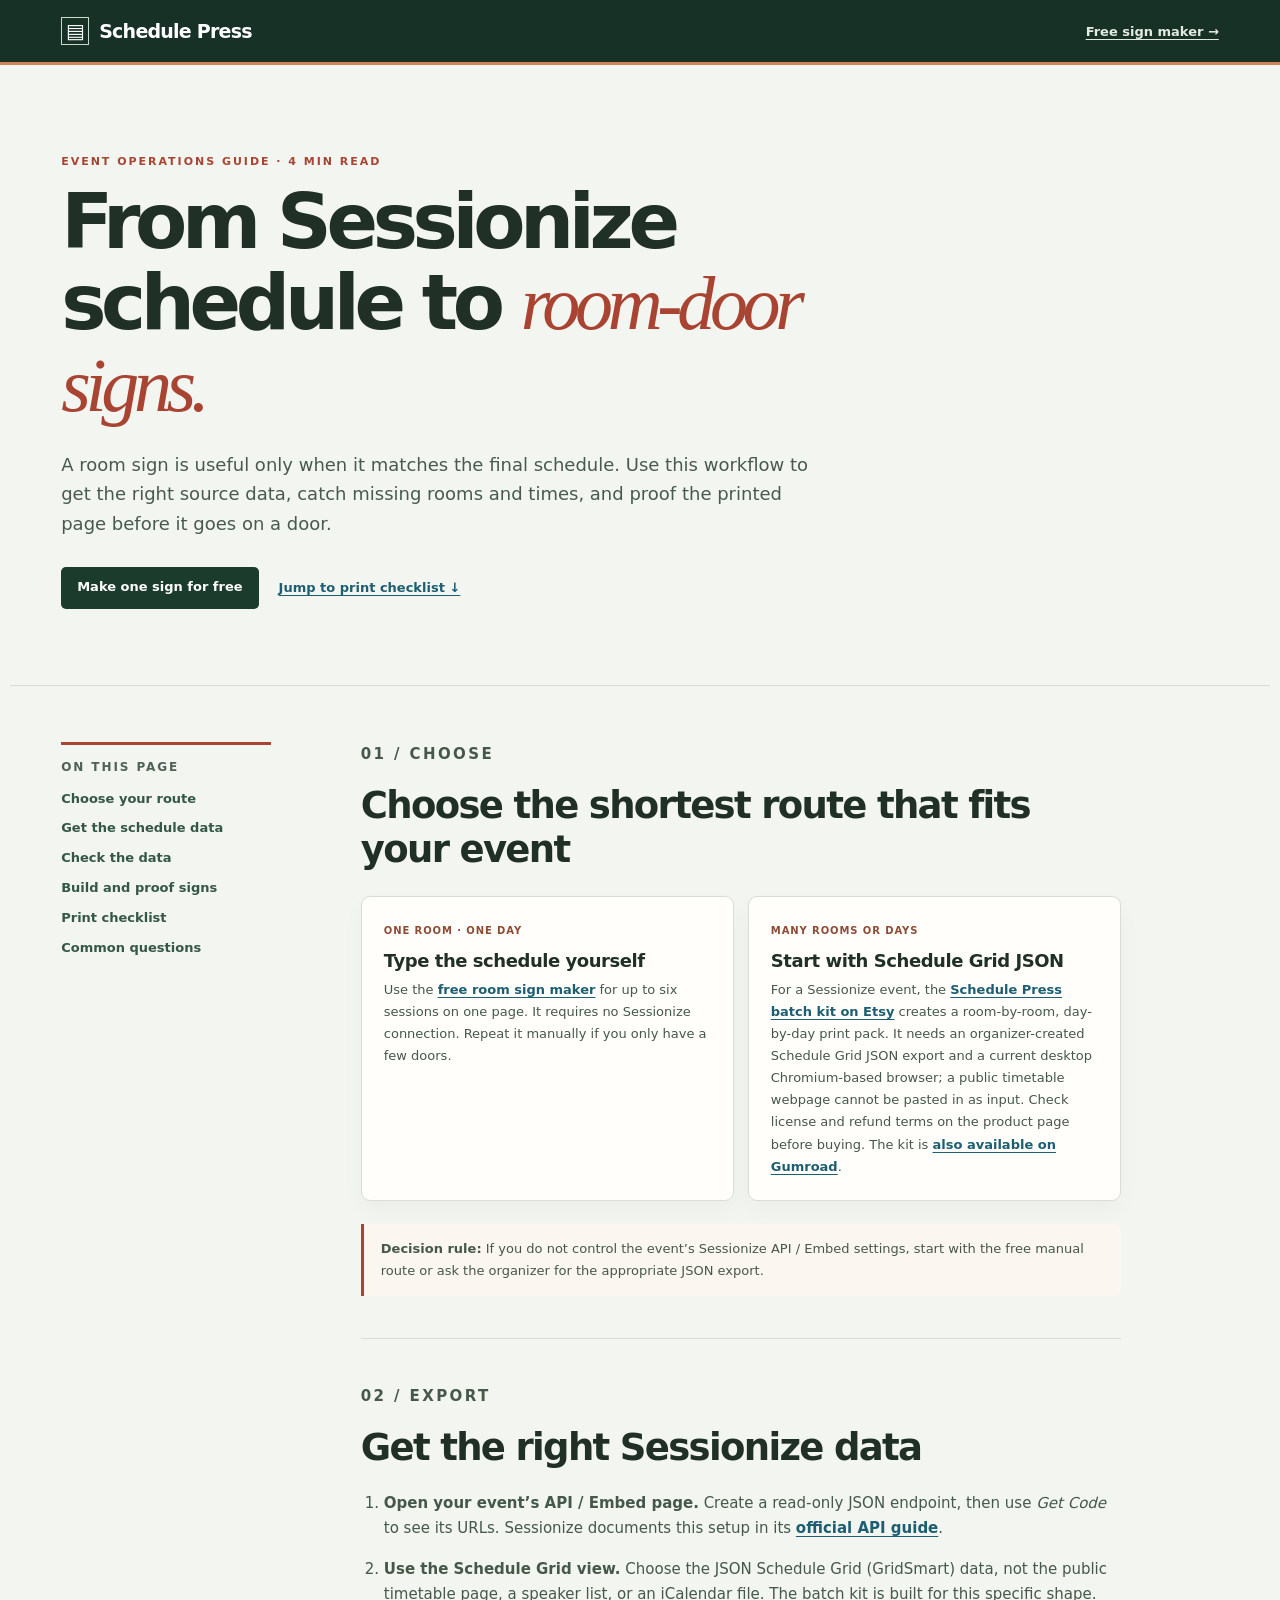
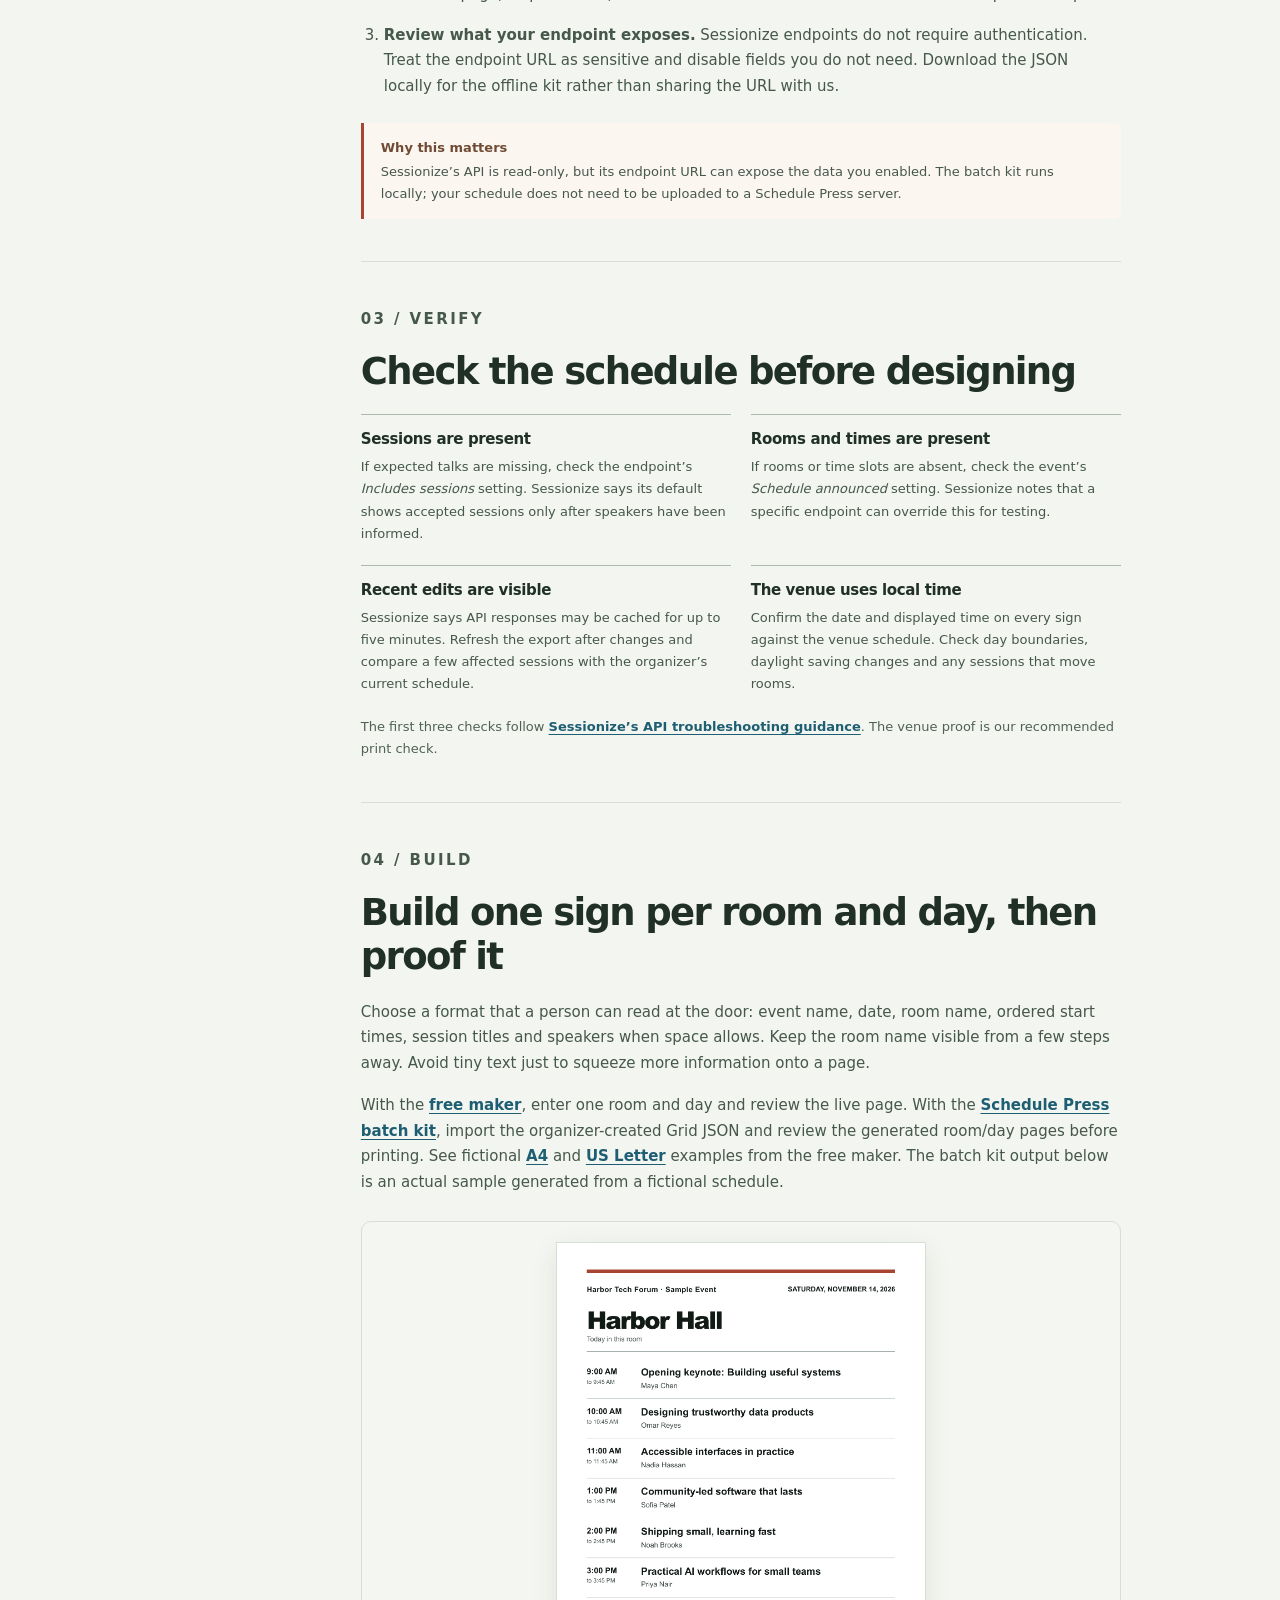
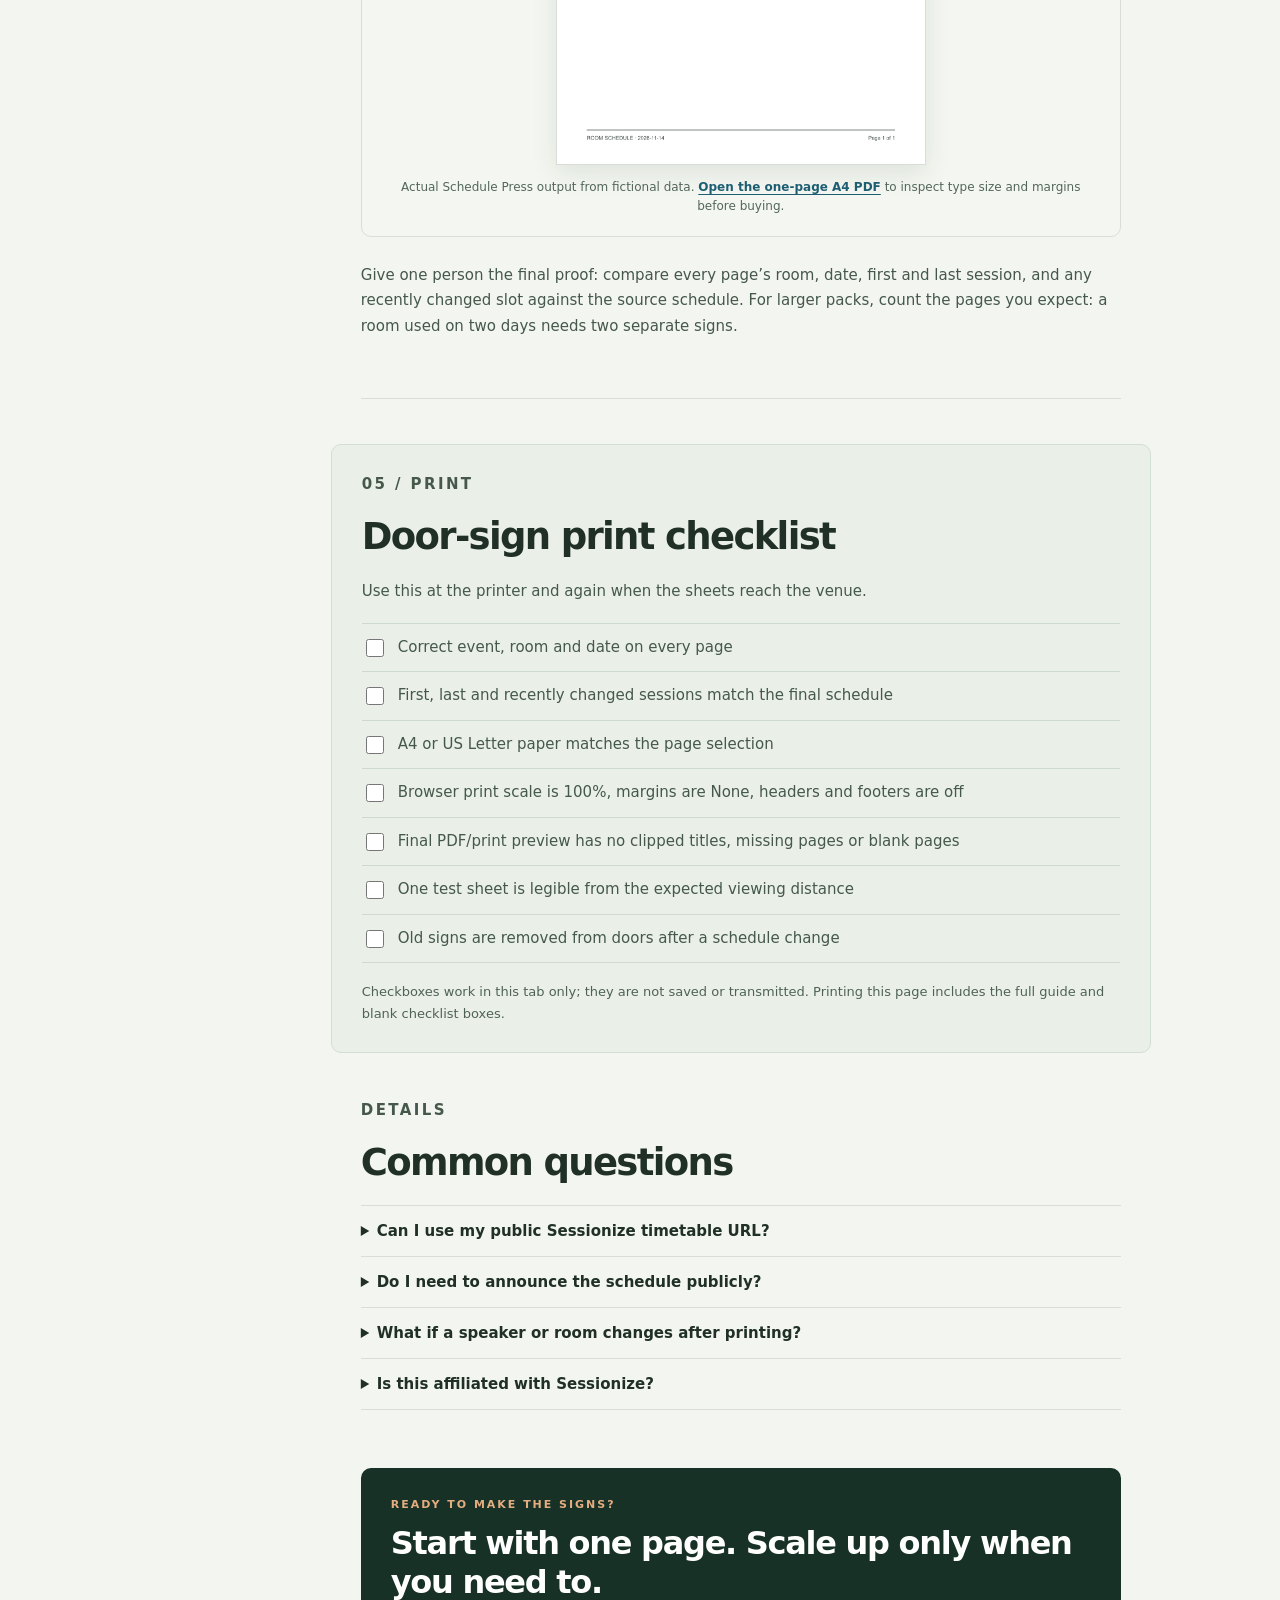
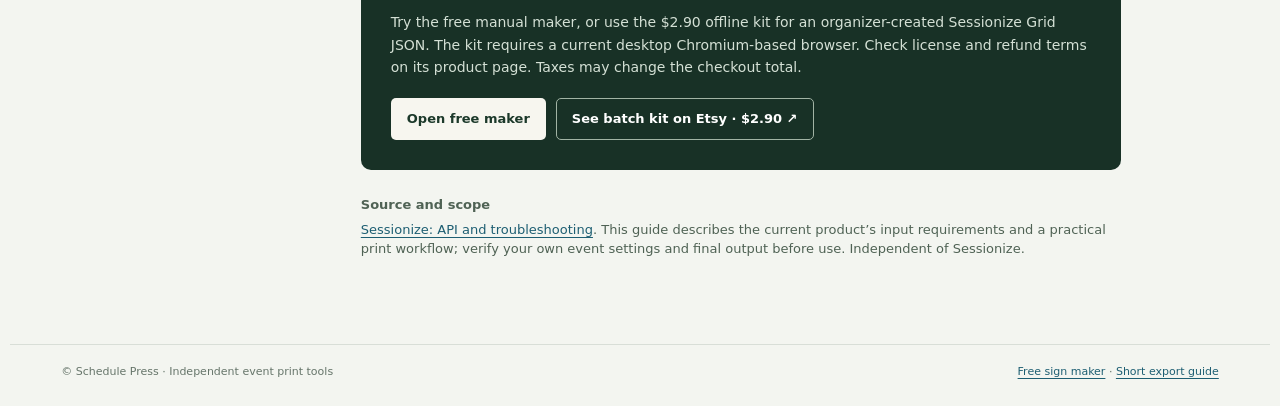
<file: sessionize-room-signs.html>
<!doctype html>
<html lang="en">
<head>
  <meta charset="utf-8">
  <meta name="viewport" content="width=device-width,initial-scale=1">
  <meta name="description" content="A practical checklist for turning a Sessionize Schedule Grid JSON export into printable conference room-door schedules. Covers missing times, updates, proofing and A4 or US Letter printing.">
  <meta name="robots" content="index,follow">
  <meta name="theme-color" content="#183126">
  <meta http-equiv="Content-Security-Policy" content="default-src 'self'; script-src 'none'; style-src 'self' 'unsafe-inline'; img-src 'self' data:; connect-src 'none'; form-action 'none'; object-src 'none'; base-uri 'none'; frame-src 'none'">
  <link rel="canonical" href="https://hyunwooju00.github.io/room-sign-maker/sessionize-room-signs.html">
  <meta property="og:type" content="article">
  <meta property="og:title" content="From Sessionize Schedule to Room-Door Signs">
  <meta property="og:description" content="A clear, printable workflow for event organizers: get the right data, check room and time details, then proof every sign before printing.">
  <meta property="og:url" content="https://hyunwooju00.github.io/room-sign-maker/sessionize-room-signs.html">
  <meta name="twitter:card" content="summary">
  <link rel="icon" href="favicon.svg" type="image/svg+xml">
  <title>How to Print Room-Door Schedules from Sessionize | Schedule Press</title>
  <link rel="stylesheet" href="style.css">
  <link rel="stylesheet" href="guide.css">
  <style>.batch-sample{margin:26px 0;padding:20px;background:#f4f7f1;border:1px solid var(--line);border-radius:10px;text-align:center}.batch-sample img{display:block;width:min(100%,370px);height:auto;margin:0 auto 13px;background:white;border:1px solid var(--line);box-shadow:0 8px 24px rgba(20,45,30,.1)}.batch-sample figcaption{font-size:12px;line-height:1.6;color:#53665a}.batch-sample a{font-weight:700}</style>
</head>
<body>
  <a class="skip" href="#main">Skip to guide</a>
  <header class="site-header"><div class="header-inner"><a class="brand" href="./" aria-label="Schedule Press home"><span class="brand-mark" aria-hidden="true">▤</span> Schedule Press</a><a class="header-link" href="./#tool">Free sign maker <span aria-hidden="true">→</span></a></div></header>
  <main id="main">
    <section class="guide-hero wrap" aria-labelledby="guide-title">
      <p class="eyebrow">EVENT OPERATIONS GUIDE · 4 MIN READ</p>
      <h1 id="guide-title">From Sessionize schedule to <em>room-door signs.</em></h1>
      <p class="guide-lede">A room sign is useful only when it matches the final schedule. Use this workflow to get the right source data, catch missing rooms and times, and proof the printed page before it goes on a door.</p>
      <div class="guide-actions"><a class="button primary" href="./#tool">Make one sign for free</a><a class="guide-text-link" href="#preflight">Jump to print checklist ↓</a></div>
    </section>
    <div class="guide-layout wrap">
      <nav class="guide-nav" aria-label="On this page"><strong>ON THIS PAGE</strong><a href="#choose">Choose your route</a><a href="#export">Get the schedule data</a><a href="#verify">Check the data</a><a href="#generate">Build and proof signs</a><a href="#preflight">Print checklist</a><a href="#questions">Common questions</a></nav>
      <article class="guide-article">
        <section id="choose" class="guide-section"><p class="section-kicker">01 / CHOOSE</p><h2>Choose the shortest route that fits your event</h2><div class="route-grid"><div class="route-card"><span class="route-tag">ONE ROOM · ONE DAY</span><h3>Type the schedule yourself</h3><p>Use the <a href="./#tool">free room sign maker</a> for up to six sessions on one page. It requires no Sessionize connection. Repeat it manually if you only have a few doors.</p></div><div class="route-card"><span class="route-tag">MANY ROOMS OR DAYS</span><h3>Start with Schedule Grid JSON</h3><p>For a Sessionize event, the <a href="https://www.etsy.com/listing/4603384149/sessionize-json-room-sign-generator">Schedule Press batch kit on Etsy</a> creates a room-by-room, day-by-day print pack. It needs an organizer-created Schedule Grid JSON export and a current desktop Chromium-based browser; a public timetable webpage cannot be pasted in as input. Check license and refund terms on the product page before buying. The kit is <a href="https://5611130604166.gumroad.com/l/schedule-press-sessionize-room-signs?utm_source=room_sign_guide&amp;utm_medium=owned_site&amp;utm_campaign=room_signs&amp;utm_content=route">also available on Gumroad</a>.</p></div></div><p class="note"><strong>Decision rule:</strong> If you do not control the event’s Sessionize API / Embed settings, start with the free manual route or ask the organizer for the appropriate JSON export.</p></section>
        <section id="export" class="guide-section"><p class="section-kicker">02 / EXPORT</p><h2>Get the right Sessionize data</h2><ol class="steps"><li><strong>Open your event’s API / Embed page.</strong> Create a read-only JSON endpoint, then use <em>Get Code</em> to see its URLs. Sessionize documents this setup in its <a href="https://sessionize.com/playbook/api">official API guide</a>.</li><li><strong>Use the Schedule Grid view.</strong> Choose the JSON Schedule Grid (GridSmart) data, not the public timetable page, a speaker list, or an iCalendar file. The batch kit is built for this specific shape.</li><li><strong>Review what your endpoint exposes.</strong> Sessionize endpoints do not require authentication. Treat the endpoint URL as sensitive and disable fields you do not need. Download the JSON locally for the offline kit rather than sharing the URL with us.</li></ol><div class="aside-note"><strong>Why this matters</strong><p>Sessionize’s API is read-only, but its endpoint URL can expose the data you enabled. The batch kit runs locally; your schedule does not need to be uploaded to a Schedule Press server.</p></div></section>
        <section id="verify" class="guide-section"><p class="section-kicker">03 / VERIFY</p><h2>Check the schedule before designing</h2><div class="check-grid"><div><h3>Sessions are present</h3><p>If expected talks are missing, check the endpoint’s <em>Includes sessions</em> setting. Sessionize says its default shows accepted sessions only after speakers have been informed.</p></div><div><h3>Rooms and times are present</h3><p>If rooms or time slots are absent, check the event’s <em>Schedule announced</em> setting. Sessionize notes that a specific endpoint can override this for testing.</p></div><div><h3>Recent edits are visible</h3><p>Sessionize says API responses may be cached for up to five minutes. Refresh the export after changes and compare a few affected sessions with the organizer’s current schedule.</p></div><div><h3>The venue uses local time</h3><p>Confirm the date and displayed time on every sign against the venue schedule. Check day boundaries, daylight saving changes and any sessions that move rooms.</p></div></div><p class="source-note">The first three checks follow <a href="https://sessionize.com/playbook/api">Sessionize’s API troubleshooting guidance</a>. The venue proof is our recommended print check.</p></section>
        <section id="generate" class="guide-section"><p class="section-kicker">04 / BUILD</p><h2>Build one sign per room and day, then proof it</h2><p>Choose a format that a person can read at the door: event name, date, room name, ordered start times, session titles and speakers when space allows. Keep the room name visible from a few steps away. Avoid tiny text just to squeeze more information onto a page.</p><p>With the <a href="./#tool">free maker</a>, enter one room and day and review the live page. With the <a href="https://5611130604166.gumroad.com/l/schedule-press-sessionize-room-signs?utm_source=room_sign_guide&amp;utm_medium=owned_site&amp;utm_campaign=room_signs&amp;utm_content=workflow">Schedule Press batch kit</a>, import the organizer-created Grid JSON and review the generated room/day pages before printing. See fictional <a href="sample-room-sign-a4.pdf">A4</a> and <a href="sample-room-sign-us-letter.pdf">US Letter</a> examples from the free maker. The batch kit output below is an actual sample generated from a fictional schedule.</p><figure class="batch-sample"><img src="sample-sessionize-room-sign.png" width="1323" height="1871" loading="lazy" alt="Generated A4 room-door schedule for fictional Harbor Hall, with six ordered sessions and speaker names"><figcaption>Actual Schedule Press output from fictional data. <a href="sample-sessionize-room-sign-a4.pdf">Open the one-page A4 PDF</a> to inspect type size and margins before buying.</figcaption></figure><p>Give one person the final proof: compare every page’s room, date, first and last session, and any recently changed slot against the source schedule. For larger packs, count the pages you expect: a room used on two days needs two separate signs.</p></section>
        <section id="preflight" class="guide-section preflight"><p class="section-kicker">05 / PRINT</p><h2>Door-sign print checklist</h2><p>Use this at the printer and again when the sheets reach the venue.</p><ul class="tick-list"><li><label><input type="checkbox"> Correct event, room and date on every page</label></li><li><label><input type="checkbox"> First, last and recently changed sessions match the final schedule</label></li><li><label><input type="checkbox"> A4 or US Letter paper matches the page selection</label></li><li><label><input type="checkbox"> Browser print scale is 100%, margins are None, headers and footers are off</label></li><li><label><input type="checkbox"> Final PDF/print preview has no clipped titles, missing pages or blank pages</label></li><li><label><input type="checkbox"> One test sheet is legible from the expected viewing distance</label></li><li><label><input type="checkbox"> Old signs are removed from doors after a schedule change</label></li></ul><p class="small-note">Checkboxes work in this tab only; they are not saved or transmitted. Printing this page includes the full guide and blank checklist boxes.</p></section>
        <section id="questions" class="guide-section"><p class="section-kicker">DETAILS</p><h2>Common questions</h2><div class="guide-faq"><details><summary>Can I use my public Sessionize timetable URL?</summary><p>No. The free maker uses typed entries, and the Schedule Press batch kit imports an organizer-created Schedule Grid JSON export. A public timetable page is not the required file.</p></details><details><summary>Do I need to announce the schedule publicly?</summary><p>Sessionize normally hides room and time details when <em>Schedule announced</em> is off. Its API guide describes an endpoint-level override for testing. Review exposure settings before using it.</p></details><details><summary>What if a speaker or room changes after printing?</summary><p>Refresh the JSON after Sessionize’s cache window, regenerate the affected signs, inspect every changed page, and replace the old sheets at the venue.</p></details><details><summary>Is this affiliated with Sessionize?</summary><p>No. This guide, the free maker and the paid batch kit are independent of Sessionize. Sessionize’s own documentation is the authority on its API settings.</p></details></div></section>
        <aside class="guide-cta"><p class="eyebrow">READY TO MAKE THE SIGNS?</p><h2>Start with one page. Scale up only when you need to.</h2><p>Try the free manual maker, or use the $2.90 offline kit for an organizer-created Sessionize Grid JSON. The kit requires a current desktop Chromium-based browser. Check license and refund terms on its product page. Taxes may change the checkout total.</p><div><a class="button light" href="./#tool">Open free maker</a><a class="button outline-light" href="https://www.etsy.com/listing/4603384149/sessionize-json-room-sign-generator">See batch kit on Etsy · $2.90 ↗</a></div></aside>
        <div class="guide-sources"><strong>Source and scope</strong><p><a href="https://sessionize.com/playbook/api">Sessionize: API and troubleshooting</a>. This guide describes the current product’s input requirements and a practical print workflow; verify your own event settings and final output before use. Independent of Sessionize.</p></div>
      </article>
    </div>
  </main>
  <footer class="footer wrap"><span>© Schedule Press · Independent event print tools</span><span><a href="./">Free sign maker</a> · <a href="https://5611130604166.gumroad.com/how-to-print-room-door-schedules-from-sessionize">Short export guide</a></span></footer>
</body>
</html>
</file>
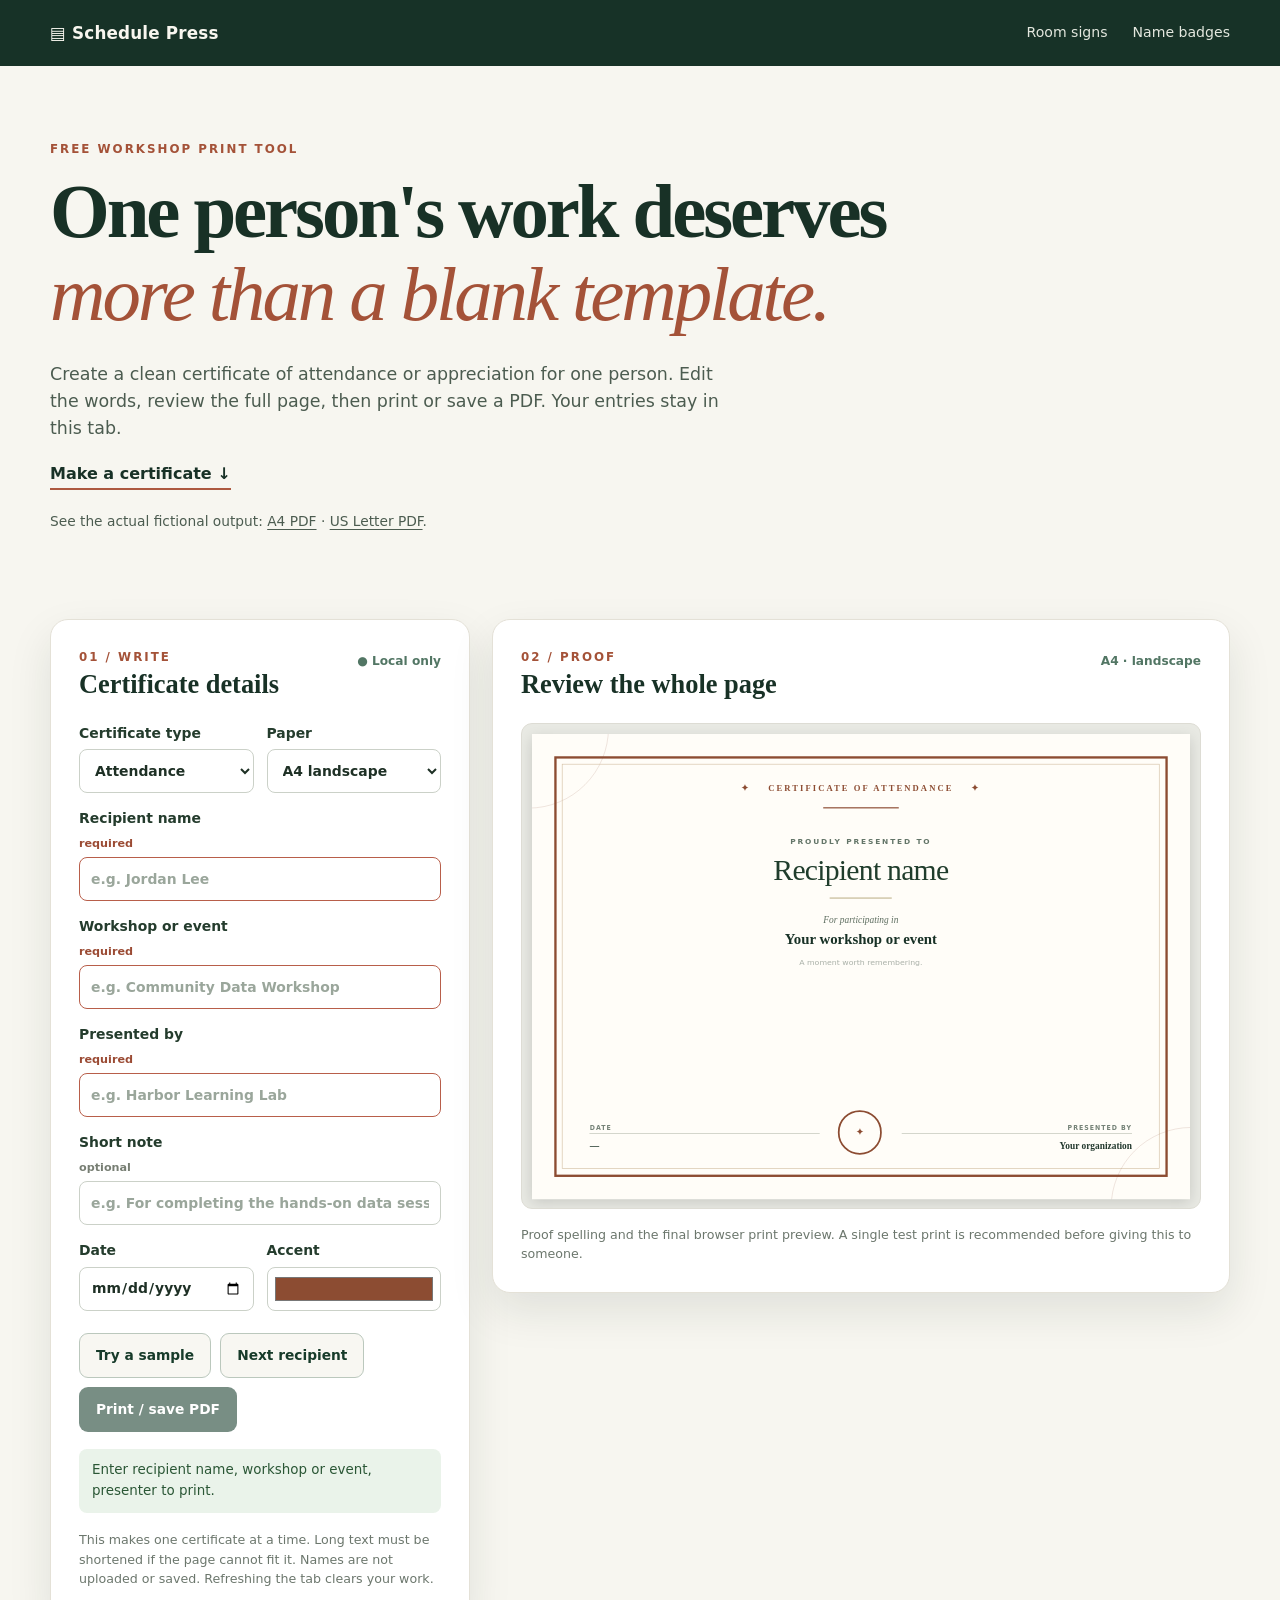
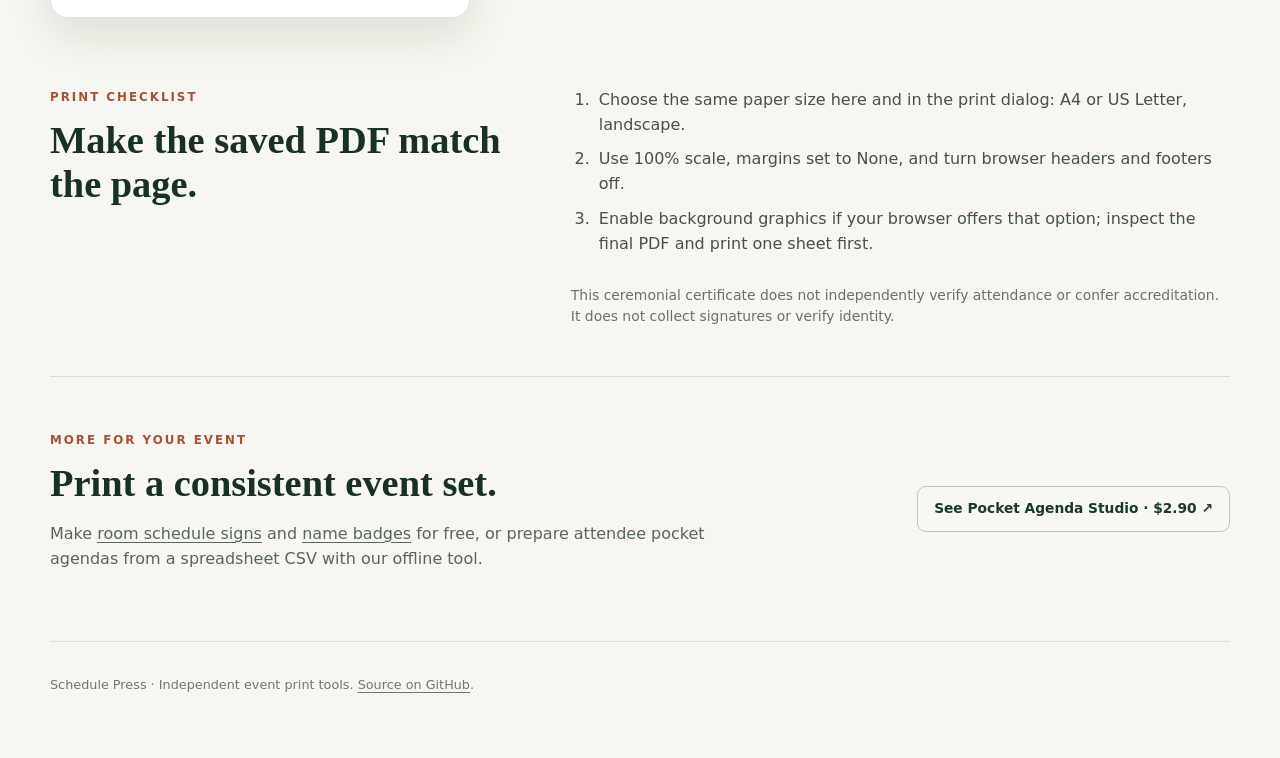
<file: workshop-certificate-maker.html>
<!doctype html>
<html lang="en">
<head>
  <meta charset="utf-8">
  <meta name="viewport" content="width=device-width,initial-scale=1">
  <meta name="description" content="Make one printable workshop certificate of attendance or appreciation. A4 or US Letter landscape, live preview, no signup or name upload.">
  <meta name="robots" content="index,follow">
  <meta name="theme-color" content="#183126">
  <meta http-equiv="Content-Security-Policy" content="default-src 'self'; script-src 'self'; style-src 'self' 'unsafe-inline'; img-src 'self' data:; connect-src 'none'; form-action 'none'; object-src 'none'; base-uri 'none'; frame-src 'none'">
  <link rel="canonical" href="https://hyunwooju00.github.io/room-sign-maker/workshop-certificate-maker.html">
  <meta property="og:type" content="website">
  <meta property="og:title" content="Free Workshop Certificate of Attendance Maker">
  <meta property="og:description" content="Make and print one clean workshop certificate in A4 or US Letter. No account or upload.">
  <meta property="og:url" content="https://hyunwooju00.github.io/room-sign-maker/workshop-certificate-maker.html">
  <link rel="icon" href="favicon.svg" type="image/svg+xml">
  <link rel="stylesheet" href="workshop-certificate-maker.css">
  <script defer src="workshop-certificate-maker.js"></script>
  <title>Free Workshop Certificate of Attendance Maker | Schedule Press</title>
</head>
<body>
  <a class="skip" href="#maker">Skip to certificate maker</a>
  <header class="site-header"><div class="wrap nav"><a class="brand" href="./">▤ Schedule Press</a><nav aria-label="Site"><a href="./">Room signs</a><a href="badge-maker.html">Name badges</a></nav></div></header>
  <main>
    <section class="hero wrap">
      <p class="eyebrow">FREE WORKSHOP PRINT TOOL</p>
      <h1>One person's work deserves<br><em>more than a blank template.</em></h1>
      <p>Create a clean certificate of attendance or appreciation for one person. Edit the words, review the full page, then print or save a PDF. Your entries stay in this tab.</p>
      <a href="#maker" class="hero-link">Make a certificate <span aria-hidden="true">↓</span></a>
      <p class="sample-link">See the actual fictional output: <a href="certificate-sample-A4.pdf">A4 PDF</a> · <a href="certificate-sample-letter.pdf">US Letter PDF</a>.</p>
    </section>

    <section class="wrap workspace" id="maker" aria-labelledby="maker-title">
      <div class="panel controls">
        <div class="section-head"><div><p class="eyebrow">01 / WRITE</p><h2 id="maker-title">Certificate details</h2></div><span class="privacy">● Local only</span></div>
        <div class="field-grid">
          <label class="field">Certificate type<select id="kind"><option value="attendance">Attendance</option><option value="appreciation">Appreciation</option></select></label>
          <label class="field">Paper<select id="paper"><option value="a4">A4 landscape</option><option value="letter">US Letter landscape</option></select></label>
          <label class="field full">Recipient name <span class="required">required</span><input id="recipient" type="text" required autocomplete="off" placeholder="e.g. Jordan Lee"></label>
          <label class="field full">Workshop or event <span class="required">required</span><input id="event" type="text" required autocomplete="off" placeholder="e.g. Community Data Workshop"></label>
          <label class="field full">Presented by <span class="required">required</span><input id="issuer" type="text" required autocomplete="off" placeholder="e.g. Harbor Learning Lab"></label>
          <label class="field full">Short note <span class="optional">optional</span><input id="note" type="text" autocomplete="off" placeholder="e.g. For completing the hands-on data session"></label>
          <label class="field">Date<input id="date" type="date"></label>
          <label class="field">Accent<input id="accent" type="color" value="#8c4c32" aria-label="Accent color"></label>
        </div>
        <div class="actions"><button id="sample" class="button secondary" type="button">Try a sample</button><button id="next-recipient" class="button secondary" type="button">Next recipient</button><button id="print" class="button primary" type="button" aria-disabled="true" aria-describedby="status error">Print / save PDF</button></div>
        <p id="error" class="notice error" role="alert" aria-live="assertive" hidden></p>
        <p id="status" class="notice success" role="status" aria-live="polite">Fill the three required fields or try the sample.</p>
        <p class="micro">This makes one certificate at a time. Long text must be shortened if the page cannot fit it. Names are not uploaded or saved. Refreshing the tab clears your work.</p>
      </div>

      <div class="panel preview-panel">
        <div class="section-head"><div><p class="eyebrow">02 / PROOF</p><h2>Review the whole page</h2></div><span id="paper-label" class="paper-label">A4 · landscape</span></div>
        <div id="preview-viewport" class="preview-viewport">
          <article id="certificate" class="certificate a4" aria-label="Printable certificate preview">
            <div class="certificate-frame">
              <div class="certificate-top"><span class="star" aria-hidden="true">✦</span><span id="preview-kind-small">CERTIFICATE OF ATTENDANCE</span><span class="star" aria-hidden="true">✦</span></div>
              <div class="certificate-rule"></div>
              <p class="presented">PROUDLY PRESENTED TO</p>
              <div id="preview-recipient" class="recipient">Recipient name</div>
              <div class="name-rule"></div>
              <p id="preview-lead" class="lead">For participating in</p>
              <div id="preview-event" class="event">Your workshop or event</div>
              <p id="preview-note" class="certificate-note">A moment worth remembering.</p>
              <div class="certificate-bottom"><div id="date-block"><span>DATE</span><strong id="preview-date">—</strong></div><div class="seal" aria-hidden="true"><span>✦</span></div><div><span>PRESENTED BY</span><strong id="preview-issuer">Your organization</strong></div></div>
            </div>
          </article>
        </div>
        <p class="micro">Proof spelling and the final browser print preview. A single test print is recommended before giving this to someone.</p>
      </div>
    </section>

    <section class="wrap print-guide"><div><p class="eyebrow">PRINT CHECKLIST</p><h2>Make the saved PDF match the page.</h2></div><ol><li>Choose the same paper size here and in the print dialog: A4 or US Letter, landscape.</li><li>Use 100% scale, margins set to None, and turn browser headers and footers off.</li><li>Enable background graphics if your browser offers that option; inspect the final PDF and print one sheet first.</li></ol><p>This ceremonial certificate does not independently verify attendance or confer accreditation. It does not collect signatures or verify identity.</p></section>
    <section class="wrap related"><div><p class="eyebrow">MORE FOR YOUR EVENT</p><h2>Print a consistent event set.</h2><p>Make <a href="./">room schedule signs</a> and <a href="badge-maker.html">name badges</a> for free, or prepare attendee pocket agendas from a spreadsheet CSV with our offline tool.</p></div><a class="button secondary" href="https://5611130604166.gumroad.com/l/pocket-agenda-studio?utm_source=github_pages&amp;utm_medium=certificate_tool&amp;utm_campaign=related_tools">See Pocket Agenda Studio · $2.90 ↗</a></section>
  </main>
  <footer class="wrap footer"><p>Schedule Press · Independent event print tools. <a href="https://github.com/hyunwooju00/room-sign-maker">Source on GitHub</a>.</p></footer>
  <section id="print-blocked" class="print-blocked-message" aria-hidden="true"><h2>Certificate not ready</h2><p>Return to the editor, complete the required fields, and shorten any text that does not fit before printing.</p></section>
  <style id="page-rule"></style>
</body>
</html>
</file>
<file: style.css>
:root{font-family:Inter,ui-sans-serif,system-ui,-apple-system,"Segoe UI",Arial,sans-serif;color:#203027;background:#f3f5f0;--green:#183126;--rust:#a94432;--line:#d8ded7;--muted:#607066;--focus:#1269b1}
*{box-sizing:border-box}html{scroll-behavior:smooth}body{min-width:320px;margin:0}button,input,select{font:inherit}button{cursor:pointer}a{color:#1d5e72;text-underline-offset:3px}:focus-visible{outline:3px solid var(--focus);outline-offset:3px}.skip{position:absolute;top:-100px;left:12px;z-index:20;background:#fff;padding:10px}.skip:focus{top:10px}.wrap{max-width:1260px;margin:auto;padding-left:clamp(18px,4vw,62px);padding-right:clamp(18px,4vw,62px)}
.site-header{background:var(--green);border-bottom:3px solid #d08355;color:#fff}.header-inner{max-width:1260px;margin:auto;padding:17px clamp(18px,4vw,62px);display:flex;align-items:center;justify-content:space-between;gap:18px}.brand{color:#fff;text-decoration:none;font-size:19px;font-weight:800;letter-spacing:-.04em;display:flex;align-items:center;gap:10px}.brand-mark{width:28px;height:28px;border:1.5px solid #cbd9cc;display:grid;place-items:center;line-height:1;font-size:20px}.header-link{color:#e2eae1;font-size:13px;font-weight:650}
.hero{padding-top:clamp(48px,6vw,82px);padding-bottom:clamp(43px,5vw,64px)}.eyebrow{font-size:11px;font-weight:800;letter-spacing:.18em;color:var(--rust);margin:0 0 13px}.hero h1{font-size:clamp(46px,6vw,80px);letter-spacing:-.07em;line-height:1.05;max-width:850px;margin:0 0 21px}.hero h1 em{font-family:Georgia,serif;color:var(--rust);font-weight:400}.hero-copy{font-size:18px;line-height:1.6;color:#495b4e;max-width:665px;margin:0 0 23px}.text-link{font-size:14px;font-weight:800}.sample-links{font-size:13px;line-height:1.5;color:var(--muted);margin:14px 0 0}.sample-links a{font-weight:750}.sample-note{white-space:nowrap}
.tool{padding-bottom:64px}.tool-head{display:flex;justify-content:space-between;align-items:center;gap:20px;margin-bottom:19px}.tool-head h2{font-size:32px;letter-spacing:-.045em;margin:0}.privacy{font-size:12px;color:#2c6841;background:#e8f3e9;border:1px solid #c2dcca;border-radius:99px;padding:8px 12px;white-space:nowrap;font-weight:700}.message{background:#fff2e7;border:1px solid #deb293;border-left:4px solid var(--rust);padding:12px 15px;margin-bottom:14px;border-radius:5px;color:#6f3e29;font-size:14px;line-height:1.45}.message.success{background:#e8f4ea;color:#245332;border-color:#b4d2bb;border-left-color:#3d8b52}.workspace{display:grid;grid-template-columns:minmax(0,1fr) minmax(0,.98fr);gap:22px;align-items:start}.editor,.preview-panel{background:#fffefa;border:1px solid var(--line);border-radius:10px;box-shadow:0 12px 38px #1e35220b}.editor{padding:clamp(20px,3vw,33px)}.editor-group{border-bottom:1px solid var(--line);padding-bottom:23px;margin-bottom:25px}.editor-group h3{font-size:18px;letter-spacing:-.025em;margin:0 0 16px}.fields{display:grid;grid-template-columns:1fr 1fr;gap:14px}.fields label{font-size:13px;font-weight:750;display:flex;flex-direction:column;gap:7px;min-width:0}.fields label.full{grid-column:1/-1}.fields input:not([type=color]),.fields select,.session-row input{width:100%;height:43px;border:1px solid #bdc9bf;background:#fff;border-radius:5px;padding:9px 11px;color:#1f3027}.fields input[type=color]{height:43px;width:73px;border:1px solid #bdc9bf;background:#fff;padding:4px;border-radius:5px}.group-heading{display:flex;align-items:start;justify-content:space-between;gap:15px}.group-heading h3{margin-bottom:5px}.group-heading p{font-size:12px;line-height:1.5;color:var(--muted);margin:0 0 15px}.count{background:#edf1ec;border:1px solid #d4ddd4;border-radius:99px;padding:5px 10px;font-size:11px;font-weight:800;white-space:nowrap}.session-list{display:flex;flex-direction:column;gap:12px}.session-row{padding:15px;background:#f8f9f6;border:1px solid #dde4dc;border-radius:7px}.row-title{display:flex;align-items:center;justify-content:space-between;margin-bottom:10px;font-size:12px;font-weight:800;color:#41564a}.remove{border:0;background:transparent;color:#845b50;font-size:12px;font-weight:750;padding:6px}.remove:hover{text-decoration:underline}.session-fields{display:grid;grid-template-columns:1fr 1fr;gap:10px}.session-fields label{font-size:12px;font-weight:700;display:flex;flex-direction:column;gap:6px}.session-fields .span2{grid-column:1/-1}.session-row input{height:39px;font-size:13px}.button{min-height:42px;display:inline-flex;align-items:center;justify-content:center;gap:8px;border-radius:5px;padding:10px 15px;text-decoration:none;font-size:13px;font-weight:800;border:1px solid transparent;line-height:1.3}.button.primary{background:#1b3b2c;color:#fff}.button.primary:hover{background:#28543d}.button.secondary{border-color:#becdc0;background:#fff;color:#244b31}.button.secondary:hover{background:#eef5ef}.button.quiet{border:0;background:transparent;color:#53675a;padding-left:5px;padding-right:5px}.button.quiet:hover{text-decoration:underline}.button:disabled{opacity:.5;cursor:not-allowed}.button.add{margin-top:13px;width:100%;border-style:dashed}.options-group{margin-bottom:18px}.editor-actions{display:flex;flex-wrap:wrap;gap:9px}.print-tip{font-size:12px;color:var(--muted);line-height:1.55;margin:15px 0 0}
.preview-panel{padding:16px;background:#e9eee8;position:sticky;top:12px}.preview-heading{display:flex;justify-content:space-between;gap:12px;align-items:center;font-size:11px;letter-spacing:.12em;color:#566b5d;padding:2px 3px 14px}.preview-heading span{font-weight:650;letter-spacing:0}.preview-stage{overflow:auto;max-height:740px;display:flex;justify-content:center;background:#dde5dc;padding:18px}.preview-note{font-size:11px;line-height:1.45;color:#56635a;margin:11px 3px 0}.sign{--accent:#a94432;background:#fff;color:#142019;width:210mm;height:296mm;flex:none;padding:15mm 17mm 12mm;display:flex;flex-direction:column;overflow:hidden;box-shadow:0 8px 24px #1d332826;font-family:Arial,"Segoe UI",sans-serif;transform-origin:top center;zoom:.55}.sign.letter{width:215.9mm;height:278.4mm}.sign-head{border-top:2.2mm solid var(--accent);padding-top:7mm;display:flex;justify-content:space-between;gap:8mm;align-items:start}.sign-event{max-width:58%;font-size:12pt;line-height:1.3;font-weight:700;overflow-wrap:anywhere}.sign-date{text-align:right;font-size:11pt;line-height:1.3;font-weight:700;text-transform:uppercase}.sign-room{font-size:39pt;line-height:1.03;letter-spacing:-.05em;margin:7mm 0 2mm;overflow-wrap:anywhere}.sign-subtitle{font-size:11pt;color:#526055;margin:0 0 5mm}.sign-sessions{border-top:.4mm solid #1d3227;flex:1;min-height:0;overflow:hidden}.sign-session{display:grid;grid-template-columns:27mm 1fr;gap:4mm;padding:4.2mm 0 4.6mm;border-bottom:.25mm solid #c9d3ca;break-inside:avoid}.sign-time{font-size:13pt;font-weight:750;line-height:1.25;white-space:nowrap}.sign-end{display:block;font-size:9.5pt;font-weight:500;color:#4c5d50;margin-top:1mm}.sign-title{font-size:16pt;line-height:1.22;font-weight:700;overflow-wrap:anywhere}.sign-speaker{font-size:11.5pt;line-height:1.25;color:#3d4d41;margin-top:1.7mm;overflow-wrap:anywhere}.sign-empty{color:#78877b;font-size:13pt;padding-top:10mm}.sign-foot{border-top:.35mm solid #263b2e;padding-top:3mm;display:flex;justify-content:space-between;gap:5mm;font-size:8.5pt;color:#445649}
.upgrade{background:#183126;color:#fff;border-radius:12px;padding-top:35px;padding-bottom:35px;display:flex;align-items:center;justify-content:space-between;gap:30px}.upgrade .eyebrow{color:#e4ad80}.upgrade h2{font-size:clamp(27px,3vw,38px);letter-spacing:-.045em;margin:0 0 13px}.upgrade p:not(.eyebrow){color:#d3ded3;line-height:1.65;max-width:730px;margin:0}.upgrade-number{font-family:Georgia,serif;font-size:clamp(48px,6vw,86px);color:#cbdcc9;white-space:nowrap}.upgrade-actions{display:flex;align-items:center;flex-wrap:wrap;gap:16px;margin-top:22px}.button.light{background:#f7f6ef;color:#1c392a}.button.light:hover{background:#e9eee4}.upgrade-guide{color:#d5e8dd;font-size:13px}.info{padding-top:65px;padding-bottom:80px}.info h2{font-size:clamp(26px,3vw,36px);letter-spacing:-.04em;margin:0 0 25px}.info-grid{display:grid;grid-template-columns:repeat(3,1fr);gap:19px}.info-grid>div{border-top:1px solid #aebcaf;padding-top:16px}.info-step{font-size:11px;color:var(--rust);font-weight:850}.info h3{font-size:16px;margin:12px 0 7px}.info p{font-size:13px;color:#58685e;line-height:1.6;margin:0}.faq{margin-top:40px;max-width:830px}.faq h3{font-size:22px;letter-spacing:-.03em;margin-bottom:12px}.faq details{border-top:1px solid var(--line);padding:14px 2px}.faq details:last-child{border-bottom:1px solid var(--line)}.faq summary{cursor:pointer;font-size:14px;font-weight:750}.faq p{margin-top:10px}.footer{border-top:1px solid var(--line);padding-top:20px;padding-bottom:28px;display:flex;justify-content:space-between;gap:15px;font-size:11px;color:#66756a}dialog{border:0;border-radius:10px;max-width:440px;padding:27px;color:#203027;box-shadow:0 25px 75px #0c251c77}dialog::backdrop{background:#10231aaa}dialog h2{margin:0 0 11px;letter-spacing:-.04em}dialog p{font-size:14px;line-height:1.6;color:#4b5e52}.dialog-actions{display:flex;justify-content:flex-end;gap:9px;margin-top:20px}
@media(max-width:1050px){.workspace{grid-template-columns:1fr}.preview-panel{position:static}.preview-stage{max-height:650px}.sign{zoom:.62}.upgrade-number{display:none}}@media(max-width:650px){.header-link{font-size:11px;text-align:right}.hero h1{font-size:clamp(42px,11vw,62px)}.hero-copy{font-size:16px}.tool-head{align-items:start;flex-direction:column}.fields{grid-template-columns:1fr}.fields label.full{grid-column:auto}.session-fields{grid-template-columns:1fr 1fr}.sign{zoom:.38}.preview-stage{padding:12px;max-height:520px}.info-grid{grid-template-columns:1fr}.upgrade{border-radius:0}.footer{flex-direction:column}.editor-actions .button.primary{width:100%}}@media(max-width:390px){.sign{zoom:.32}}
.message:empty{position:absolute;width:1px;height:1px;padding:0;border:0;clip-path:inset(50%);overflow:hidden}
.print-warning{display:none}
input[aria-invalid="true"]{border-color:#b74631!important;box-shadow:0 0 0 2px #b7463126}
@media(max-width:420px){.session-fields{grid-template-columns:1fr}.session-fields .span2{grid-column:auto}}

.related{display:flex;align-items:center;justify-content:space-between;gap:30px;padding-top:35px;padding-bottom:35px;border-bottom:1px solid var(--line)}.related h2{font-size:clamp(24px,2.8vw,34px);letter-spacing:-.045em;margin:0 0 10px}.related p:not(.eyebrow){font-size:14px;line-height:1.6;color:#53645a;max-width:680px;margin:0}.related .button{flex:none}
@media(max-width:1050px){.related{align-items:flex-start;flex-direction:column}}@media(max-width:650px){.related .button{flex:auto;max-width:100%}}
</file>
<file: print.css>
@page { size: A4 portrait; margin: 0; }
html, body { margin: 0 !important; padding: 0 !important; background: #fff !important; min-width: 0 !important; }
body > header, body > footer, body > dialog, main > :not(#tool), #tool > :not(.workspace), .workspace > :not(.preview-panel), .preview-panel > :not(.preview-stage) { display: none !important; }
main, #tool, .workspace, .preview-panel, .preview-stage { display: block !important; width: auto !important; max-width: none !important; height: auto !important; max-height: none !important; margin: 0 !important; padding: 0 !important; border: 0 !important; border-radius: 0 !important; background: transparent !important; box-shadow: none !important; overflow: visible !important; position: static !important; }
.sign { zoom: 1 !important; margin: 0 !important; border: 0 !important; box-shadow: none !important; break-inside: avoid !important; break-after: avoid !important; }
.sign.a4 { height: 296mm !important; }
.sign.letter { height: 278.4mm !important; }
body > footer.footer { display: none !important; }
.print-invalid .workspace { display: none !important; }
.print-invalid #tool > #print-warning { display: block !important; margin: 20mm !important; color: #111 !important; font: 18pt Arial, sans-serif !important; }
</file>
<file: badge-maker.css>
:root{font-family:Inter,ui-sans-serif,system-ui,-apple-system,BlinkMacSystemFont,"Segoe UI",sans-serif;color:#183126;background:#f5f4ed}*{box-sizing:border-box}html{scroll-behavior:smooth}body{margin:0}a{color:#1f6657;text-underline-offset:3px}button,input,select,textarea{font:inherit}button{cursor:pointer}.wrap{width:min(1160px,calc(100% - 40px));margin-inline:auto}.skip{position:absolute;left:-9999px;top:0;background:#fff;padding:12px;z-index:4}.skip:focus{left:10px}.site-header{border-bottom:1px solid #d6ddd3;background:#f9faf5}.nav{display:flex;justify-content:space-between;align-items:center;min-height:70px;gap:20px}.nav a{text-decoration:none;font-weight:700;color:#183126}.nav>a:last-child{font-size:.88rem}.brand{font-size:1.06rem;letter-spacing:-.02em}.hero{padding:70px 0 62px}.eyebrow{margin:0 0 12px;color:#b2563f;font-size:.75rem;font-weight:800;letter-spacing:.16em;text-transform:uppercase}.hero h1{font-size:clamp(2.8rem,7vw,5.5rem);letter-spacing:-.07em;line-height:1.03;margin:0 0 22px;font-weight:800}.hero h1 em{color:#b2563f;font-style:normal}.hero p:not(.eyebrow){max-width:660px;font-size:1.08rem;line-height:1.65;color:#536158}.hero-link{font-weight:800;display:inline-block;margin-top:12px}.workspace{display:grid;grid-template-columns:minmax(330px,.85fr) minmax(390px,1.15fr);gap:22px;align-items:start}.panel{border:1px solid #d8ded4;border-radius:18px;background:#fff;padding:28px;box-shadow:0 16px 36px rgba(19,48,37,.06)}.section-head{display:flex;justify-content:space-between;align-items:flex-start;gap:16px}.section-head h2{margin:0;font-size:1.5rem;letter-spacing:-.04em}.privacy,.count{white-space:nowrap;font-size:.72rem;font-weight:800;color:#29755d;background:#e9f3e9;padding:8px 10px;border-radius:50px}.help,.hint{color:#59665c;line-height:1.55;font-size:.9rem}.help{margin:16px 0 24px}.hint{font-size:.81rem;margin:6px 0 20px}.help code{color:#24584d;background:#edf3ec;padding:2px 4px;border-radius:4px}.field{display:block;color:#243d30;font-size:.88rem;font-weight:750;margin-top:18px}.optional{font-weight:400;color:#78867c}.field input,.field select,.field textarea{display:block;width:100%;border:1px solid #b8c7bc;border-radius:10px;margin-top:8px;padding:12px 13px;background:#fbfcfa;color:#1e3629}.field input:focus,.field select:focus,.field textarea:focus{outline:3px solid #b9d9ca;outline-offset:1px}.field textarea{resize:vertical;min-height:210px;font-size:.84rem;line-height:1.5;font-family:ui-monospace,SFMono-Regular,Consolas,monospace}.field input[type=file]{background:#f4f7f2;font-size:.8rem}.actions{display:flex;flex-wrap:wrap;gap:10px;margin-top:24px}.button{border-radius:10px;border:1px solid #1c5747;padding:13px 17px;font-weight:800}.button.primary{background:#1b5948;color:#fff}.button.secondary{background:#fff;color:#1b5948}.button:disabled{opacity:.5;cursor:not-allowed}.notice{border-radius:10px;padding:12px 14px;margin:18px 0 0;line-height:1.4;font-size:.88rem}.notice[hidden]{display:none}.notice.error{color:#842b22;background:#fff1ed}.notice.success{color:#245643;background:#edf6ee}.preview-panel{overflow:auto}.preview-panel .help{margin-bottom:18px}.sheet{width:620px;min-width:620px;padding:22px;margin:0 auto;background:#f0f2eb;border:1px solid #dce4da;border-radius:5px}.sheet:not(:first-child){display:none}.badge-grid{display:grid;grid-template-columns:3in 3in;grid-auto-rows:4in;justify-content:center;align-content:center}.badge{font-family:Arial,Helvetica,sans-serif;width:3in;height:4in;box-sizing:border-box;border:1px dashed #7d8881;background:#fff;color:#152b24;display:flex;flex-direction:column;padding:.18in;overflow:hidden;print-color-adjust:exact;-webkit-print-color-adjust:exact}.badge-top{display:flex;justify-content:space-between;align-items:flex-start;gap:5px;border-bottom:2px solid #b2563f;min-height:.55in;padding-bottom:.08in}.badge-event{font-size:9pt;font-weight:800;line-height:1.18;letter-spacing:.06em;text-transform:uppercase;overflow-wrap:anywhere;max-height:.38in;overflow:hidden}.badge-dot{color:#b2563f;font-size:12pt;line-height:1}.badge-main{display:flex;flex-direction:column;justify-content:center;flex:1;min-height:0;padding:.1in 0}.badge-label{font-size:8pt;font-weight:800;letter-spacing:.2em;color:#547267}.badge-name{display:block;line-height:1.12;letter-spacing:-.04em;overflow-wrap:anywhere;hyphens:auto;margin-top:.1in;max-height:2in;overflow:hidden}.badge-footer{border-top:1px solid #d0d9d1;min-height:.72in;padding-top:.1in;display:flex;flex-direction:column;justify-content:flex-end;gap:.035in}.badge-org{font-size:10pt;font-weight:700;line-height:1.15;overflow-wrap:anywhere;max-height:.38in;overflow:hidden}.badge-org.small{font-size:8pt}.badge-role{font-size:8pt;font-weight:800;color:#9e4839;line-height:1.15;text-transform:uppercase;letter-spacing:.08em;overflow-wrap:anywhere;max-height:.24in;overflow:hidden}.badge-role.small{font-size:7pt}.preview-note{margin:16px 0 0}.instructions{margin-top:50px;padding:40px 45px;border-radius:18px;background:#eaf0e8}.instructions h2,.related h2{font-size:clamp(1.7rem,3vw,2.3rem);letter-spacing:-.05em;margin:0 0 18px}.instructions ol{display:grid;grid-template-columns:repeat(3,1fr);gap:25px;padding-left:22px;color:#263b2d;line-height:1.6}.instructions li{padding-left:3px}.instructions>p:last-child{font-size:.86rem;color:#526156;line-height:1.6}.related{display:flex;justify-content:space-between;gap:30px;align-items:center;margin-top:30px;padding:35px 0}.related p:not(.eyebrow){color:#526156;max-width:580px;line-height:1.6}.related-links{display:flex;flex-direction:column;gap:9px;min-width:250px}.related-links a{background:#fff;border:1px solid #ccd9cd;padding:12px 14px;border-radius:9px;font-weight:750;text-decoration:none}.footer{border-top:1px solid #d5dcd2;color:#708074;font-size:.8rem;padding:20px 0 35px}@media(max-width:900px){.workspace{grid-template-columns:1fr}.instructions ol{grid-template-columns:1fr}.related{align-items:flex-start}.preview-panel{width:100%}}@media(max-width:600px){.wrap{width:min(100% - 28px,1160px)}.hero{padding:48px 0}.panel{padding:20px}.section-head{flex-wrap:wrap}.related{display:block}.related-links{margin-top:20px}.instructions{padding:28px}.nav>a:last-child{font-size:.75rem}}
@media print{
  *{box-shadow:none!important}html,body{margin:0!important;padding:0!important;background:#fff!important}.site-header,.hero,.controls,.preview-panel>.section-head,.preview-panel>.help,.preview-note,.instructions,.related,.footer,.skip{display:none!important}.wrap,.workspace,.panel,.preview-panel,#print-pages{display:block!important;width:auto!important;max-width:none!important;margin:0!important;padding:0!important;border:0!important;border-radius:0!important;background:#fff!important;overflow:visible!important}.sheet,.sheet:not(:first-child){display:block!important;box-sizing:border-box!important;break-after:page;page-break-after:always;margin:0!important;padding:0!important;border:0!important;border-radius:0!important;background:#fff!important;width:210mm!important;height:297mm!important;overflow:hidden!important}.sheet:last-child{break-after:auto;page-break-after:auto}body.paper-letter .sheet{width:215.9mm!important;height:279.4mm!important}.badge-grid{height:100%!important;grid-template-columns:76.2mm 76.2mm!important;grid-auto-rows:101.6mm!important;justify-content:center!important;align-content:center!important}.badge{width:76.2mm!important;height:101.6mm!important}}

@media print{.site-header,.hero,.controls,.instructions,.related,.footer,.skip{display:none!important}}
/* Review all generated sheets on screen; never hide later names. */
#print-pages{max-height:850px;overflow:auto;padding-right:4px}
.sheet:not(:first-child){display:block;margin-top:18px}
.badge-name{hyphens:manual;max-height:1.8in}
.badge-event{max-height:.42in}
.badge-footer{min-height:.85in}
.badge-org{max-height:.45in}
.badge-role{max-height:.33in}
.optional,.footer{color:#506456}
.eyebrow{color:#98452f}
@media print{
  #print-pages{max-height:none!important;overflow:visible!important;padding:0!important}
  .sheet,.sheet:not(:first-child),body.paper-letter .sheet{width:auto!important;height:auto!important;overflow:visible!important;break-inside:avoid!important;page-break-inside:avoid!important}
  .badge-grid{width:152.4mm!important;height:auto!important;margin:15mm auto 0!important;break-inside:avoid!important;page-break-inside:avoid!important}
  .site-header,.hero,.controls,.instructions,.related,.footer,.skip{display:none!important}
}
@media print{
  body.print-invalid #print-pages{display:none!important}
  body.print-invalid::before{content:'Badge data is not ready. Return to the page, fix the CSV, and build badges again.';display:block;margin:20mm;font:16pt Arial,sans-serif;color:#842b22}
}

.hero .sample-link{font-size:.9rem!important;margin-top:-8px;color:#536158}
</file>
<file: guide.css>
.guide-hero{padding-top:clamp(52px,7vw,90px);padding-bottom:clamp(50px,6vw,76px);border-bottom:1px solid var(--line)}
.guide-hero h1{font-size:clamp(45px,6vw,76px);letter-spacing:-.07em;line-height:1.07;max-width:850px;margin:0 0 23px}
.guide-hero h1 em{font-family:Georgia,serif;color:var(--rust);font-weight:400}
.guide-lede{max-width:750px;font-size:18px;line-height:1.65;color:#485a4e;margin:0}
.guide-actions{display:flex;align-items:center;flex-wrap:wrap;gap:20px;margin-top:28px}
.guide-text-link{font-size:13px;font-weight:800}
.guide-layout{display:grid;grid-template-columns:210px minmax(0,760px);gap:clamp(32px,7vw,90px);align-items:start;padding-top:56px;padding-bottom:85px}
.guide-nav{position:sticky;top:24px;display:flex;flex-direction:column;gap:13px;border-top:3px solid var(--rust);padding-top:15px}
.guide-nav strong{font-size:12px;letter-spacing:.16em;color:#4f6254;margin-bottom:4px}
.guide-nav a{font-size:13px;line-height:1.3;text-decoration:none;color:#345748;font-weight:650}
.guide-nav a:hover{text-decoration:underline}
.guide-article{min-width:0}
.guide-section{scroll-margin-top:30px;border-bottom:1px solid var(--line);padding-bottom:42px;margin-bottom:45px}
.guide-section:last-of-type{border-bottom:0;margin-bottom:16px}
.section-kicker{font-size:11px;letter-spacing:.16em;color:var(--rust);font-weight:850;margin:0 0 12px}
.guide-section h2{font-size:clamp(28px,3vw,37px);letter-spacing:-.045em;line-height:1.2;margin:0 0 20px}
.guide-section h3{font-size:18px;letter-spacing:-.025em;margin:0 0 8px}
.guide-section p,.guide-section li{font-size:15px;line-height:1.7;color:#45584a}
.guide-section p{margin:0 0 17px}
.guide-section a{font-weight:700}
.route-grid{display:grid;grid-template-columns:1fr 1fr;gap:14px;margin:23px 0}
.route-card{background:#fffefa;border:1px solid var(--line);border-radius:9px;padding:22px;box-shadow:0 10px 24px #1e352208}
.route-card h3{margin-top:12px}
.route-card p{font-size:13px;margin:0}
.route-tag{font-size:10px;letter-spacing:.09em;color:#8d4c36;font-weight:850}
.note,.aside-note{border-left:3px solid var(--rust);background:#fcf6f0;padding:14px 17px;border-radius:0 6px 6px 0}
.guide-section .note{font-size:13px;margin-bottom:0}
.steps{padding-left:23px;margin:0}
.steps li+li{margin-top:15px}
.aside-note{margin-top:24px}
.aside-note strong{font-size:13px;color:#704b34}
.aside-note p{font-size:13px;margin:5px 0 0}
.check-grid{display:grid;grid-template-columns:1fr 1fr;gap:20px;margin:20px 0}
.check-grid>div{border-top:1px solid #aebcaf;padding-top:15px}
.check-grid h3{font-size:15px}
.check-grid p{font-size:13px;margin:0}
.guide-section .source-note{font-size:13px;color:#4f6254;margin:21px 0 0}
.preflight{background:#eaf0e8;border:1px solid #d2dfd2;border-radius:10px;padding:27px 30px;margin-left:-30px;margin-right:-30px}
.tick-list{list-style:none;padding:0;margin:18px 0}
.tick-list li{border-top:1px solid #cddacd;padding:11px 0}
.tick-list li:last-child{border-bottom:1px solid #cddacd}
.tick-list label{display:flex;align-items:start;gap:11px;cursor:pointer}
.tick-list input{width:18px;height:18px;flex:none;margin-top:4px;accent-color:#1b3b2c}
.guide-section .small-note{font-size:13px;color:#4f6254;margin:0}
.guide-faq details{border-top:1px solid var(--line);padding:16px 0}
.guide-faq details:last-child{border-bottom:1px solid var(--line)}
.guide-faq summary{font-size:15px;font-weight:750;cursor:pointer}
.guide-faq p{margin:10px 0 0;font-size:13px}
.guide-cta{background:var(--green);color:#fff;border-radius:10px;padding:30px;margin-bottom:25px}
.guide-cta .eyebrow{color:#e4ad80}
.guide-cta h2{font-size:clamp(25px,3vw,32px);letter-spacing:-.04em;line-height:1.2;margin:0 0 10px}
.guide-cta p:not(.eyebrow){font-size:14px;line-height:1.6;color:#d4e0d5;margin:0 0 20px}
.guide-cta>div{display:flex;gap:10px;flex-wrap:wrap}
.button.outline-light{border-color:#a1b3a4;color:#fff;background:transparent}
.button.outline-light:hover{background:#294535}
.guide-sources{font-size:13px;color:#4f6254;line-height:1.5}
.guide-sources p{margin:5px 0 0}
@media(max-width:800px){.guide-layout{grid-template-columns:1fr;padding-top:38px;gap:35px}.guide-nav{position:static;display:block;border-top:1px solid var(--line);padding-top:15px}.guide-nav strong{display:block}.guide-nav a{display:inline-block;margin:6px 14px 0 0}.preflight{margin-left:0;margin-right:0}}
@media(max-width:580px){.guide-lede{font-size:16px}.route-grid,.check-grid{grid-template-columns:1fr}.guide-layout{padding-bottom:55px}.preflight{padding:22px 18px}.guide-cta{padding:24px 20px}.guide-cta .button{width:100%}}
@media print{body{background:#fff}.site-header,.guide-actions,.guide-nav,.guide-cta,.footer{display:none}.guide-hero{padding:0 0 18px}.guide-hero h1{font-size:30pt}.guide-lede{font-size:11pt}.guide-layout{display:block;padding-top:20px}.guide-section{break-inside:avoid;padding-bottom:16px;margin-bottom:20px}.guide-section h2{font-size:19pt}.route-card{box-shadow:none}.preflight{background:#fff}.tick-list input{appearance:none;border:1px solid #333}.guide-article a{color:inherit}}
</file>
<file: workshop-certificate-maker.css>
:root{--ink:#183126;--muted:#556459;--paper:#fffdf8;--cream:#f2efe7;--accent:#8c4c32;--line:#d8d4c8;--shadow:0 18px 44px rgba(21,40,31,.10)}
*{box-sizing:border-box}
html{scroll-behavior:smooth}
body{margin:0;background:#f7f6f0;color:var(--ink);font:16px/1.55 system-ui,-apple-system,"Segoe UI",sans-serif}
button,input,select{font:inherit}
a{color:inherit;text-underline-offset:3px}
.wrap{width:min(1180px,calc(100% - 40px));margin-inline:auto}
.skip{position:absolute;left:12px;top:-50px;background:#fff;padding:8px 12px;z-index:20}.skip:focus{top:12px}
.site-header{background:#173227;color:#f8f6ef}.nav{min-height:66px;display:flex;align-items:center;justify-content:space-between;gap:20px}.brand{font-weight:800;font-size:1.05rem;text-decoration:none;letter-spacing:.01em}.nav nav{display:flex;gap:25px}.nav nav a{font-size:.88rem;text-decoration:none;color:#e4e8df}.nav a:hover{text-decoration:underline}
.hero{padding:74px 0 67px}.eyebrow{margin:0 0 13px;color:#a45238;font-size:.74rem;font-weight:800;letter-spacing:.17em}.hero h1{margin:0;font-family:Georgia,serif;font-size:clamp(2.7rem,6vw,5.25rem);line-height:1.08;letter-spacing:-.04em}.hero h1 em{color:#a45238;font-weight:400}.hero>p:not(.eyebrow){max-width:680px;margin:24px 0 20px;color:#4c5c50;font-size:1.09rem}.hero-link{font-weight:750;text-decoration:none;border-bottom:2px solid #ad5940;padding-bottom:5px}
.workspace{display:grid;grid-template-columns:minmax(300px,420px) minmax(0,1fr);gap:22px;align-items:start}.panel{border:1px solid #e4e1d7;border-radius:18px;background:#fff;box-shadow:var(--shadow)}.controls{padding:28px}.preview-panel{padding:28px;overflow:hidden}.section-head{display:flex;justify-content:space-between;align-items:start;gap:14px;margin-bottom:24px}.section-head .eyebrow{margin-bottom:3px}.section-head h2{margin:0;font-family:Georgia,serif;font-size:1.65rem;line-height:1.1}.privacy,.paper-label{color:#527664;font-size:.76rem;font-weight:750;white-space:nowrap;padding-top:4px}
.field-grid{display:grid;grid-template-columns:1fr 1fr;gap:15px 13px}.field{display:flex;flex-direction:column;gap:5px;color:#243c2d;font-size:.87rem;font-weight:750}.field.full{grid-column:1/-1}.required,.optional{font-size:.7rem;font-weight:600;color:#777e73}.required{color:#9b4b34}.field input,.field select{min-width:0;width:100%;height:44px;border:1px solid #cbd1c8;border-radius:8px;background:#fff;color:#1e3025;padding:9px 11px;outline:none}.field input:focus,.field select:focus{border-color:#6c806c;box-shadow:0 0 0 3px #dbe9d9}.field input[type=color]{padding:5px;cursor:pointer}.field input::placeholder{color:#9aa69b}
.actions{display:flex;gap:9px;flex-wrap:wrap;margin-top:22px}.button{border-radius:9px;display:inline-flex;align-items:center;justify-content:center;padding:11px 16px;min-height:44px;font-size:.86rem;font-weight:800;cursor:pointer;text-decoration:none;border:1px solid transparent}.button.primary{background:#183d2d;color:white}.button.secondary{background:#f8f7f2;color:#173b2a;border-color:#bbc8bd}.button:hover:not(:disabled){filter:brightness(.94)}.button:disabled{opacity:.5;cursor:not-allowed}.notice{border-radius:8px;padding:11px 13px;margin:17px 0 0;font-size:.84rem}.notice.success{background:#eaf3ea;color:#2b5736}.notice.error{background:#fff0e9;color:#9d3f2b}.micro{color:#6c776d;font-size:.79rem;line-height:1.55;margin:17px 0 0}.preview-panel .micro{margin-top:16px}.preview-viewport{position:relative;overflow:hidden;background:#e8e9e3;border:1px solid #dddcd4;border-radius:11px;padding:0;margin:0;min-height:240px}
.certificate{position:absolute;left:0;top:0;background:var(--paper);color:#22382d;overflow:hidden;transform-origin:top left;box-shadow:0 7px 22px rgba(0,0,0,.14);-webkit-print-color-adjust:exact;print-color-adjust:exact}.certificate.a4{width:297mm;height:210mm}.certificate.letter{width:11in;height:8.5in}.certificate:before,.certificate:after{content:"";position:absolute;width:72mm;height:72mm;border:1px solid color-mix(in srgb,var(--accent) 24%,transparent);border-radius:50%;pointer-events:none}.certificate:before{left:-38mm;top:-39mm}.certificate:after{right:-37mm;bottom:-40mm}
.certificate-frame{position:absolute;inset:10mm;border:1.1mm solid var(--accent);padding:11mm 15mm 10mm;text-align:center;display:flex;flex-direction:column;align-items:center;justify-content:flex-start}.certificate-frame:before{content:"";position:absolute;inset:2.5mm;border:.35mm solid #d0bb9d;pointer-events:none}.certificate-top{width:100%;display:flex;justify-content:center;align-items:center;gap:8mm;color:var(--accent);font:700 11pt/1.2 Georgia,serif;letter-spacing:.24em}.star{font-size:12pt}.certificate-rule{width:34mm;height:.6mm;background:var(--accent);margin-top:6mm}.presented{margin:12mm 0 3mm;color:#637568;font-size:9.5pt;font-weight:750;letter-spacing:.25em}.recipient{max-width:94%;width:94%;white-space:nowrap;overflow:hidden;text-overflow:clip;margin:0;font:400 38pt/1.12 Georgia,"Times New Roman",serif;letter-spacing:-.025em;color:#203d2c}.name-rule{width:28mm;height:.35mm;background:#c4b895;margin:5mm 0 7mm}.lead{margin:0;color:#5e6e60;font:italic 12pt/1.35 Georgia,serif}.event{max-width:90%;max-height:20mm;overflow:hidden;margin:2mm 0 0;color:var(--ink);font:600 19pt/1.18 Georgia,serif}.certificate-note{max-width:85%;min-height:7mm;margin:4mm 0 0;color:#657368;font-size:10pt}.certificate-bottom{width:100%;margin-top:auto;display:grid;grid-template-columns:1fr 21mm 1fr;align-items:end;gap:8mm}.certificate-bottom>div:first-child{text-align:left}.certificate-bottom>div:last-child{text-align:right}.certificate-bottom span:not(.seal span){display:block;color:#758277;font-size:8pt;font-weight:800;letter-spacing:.16em}.certificate-bottom strong{display:block;border-top:.35mm solid #b6bbae;padding-top:3mm;font:600 12pt/1.3 Georgia,serif;white-space:nowrap;overflow:hidden;text-overflow:ellipsis}.seal{width:20mm;height:20mm;border:1mm solid var(--accent);border-radius:50%;display:grid;place-items:center;margin-bottom:-1mm;color:var(--accent)}.seal span{font:700 11pt Georgia,serif;letter-spacing:.03em}
.print-guide{display:grid;grid-template-columns:1fr 1.4fr;gap:18px 50px;margin-top:70px;padding-bottom:48px;border-bottom:1px solid #dcded5}.print-guide h2,.related h2{font-family:Georgia,serif;font-size:clamp(1.7rem,3vw,2.5rem);line-height:1.14;margin:0}.print-guide ol{margin:0;padding-left:24px;color:#425347}.print-guide li{padding-left:4px;margin-bottom:10px}.print-guide>p{grid-column:2;color:#667468;font-size:.87rem;margin:0}.related{display:flex;align-items:center;justify-content:space-between;gap:24px;padding-block:54px}.related>div{max-width:700px}.related p:last-child{color:#55665a}.footer{border-top:1px solid #dcded5;padding-block:20px 50px;color:#6e796f;font-size:.8rem}
@media(max-width:900px){.workspace{grid-template-columns:1fr}.preview-panel{padding:20px}.print-guide{grid-template-columns:1fr}.print-guide>p{grid-column:auto}.related{align-items:start;flex-direction:column}.hero{padding-block:55px}}
@media(max-width:560px){.wrap{width:min(100% - 28px,1180px)}.nav{align-items:start;flex-direction:column;padding-block:14px;gap:5px}.nav nav{gap:16px}.controls{padding:19px}.section-head{gap:5px}.section-head h2{font-size:1.42rem}.privacy{font-size:.67rem}.hero h1{font-size:2.65rem}.field-grid{grid-template-columns:1fr}.field.full{grid-column:auto}}
@media print{
  html,body{width:100%;height:100%;margin:0!important;padding:0!important;background:white!important;overflow:hidden!important}
  .site-header,.hero,.controls,.preview-panel>.section-head,.preview-panel>.micro,.print-guide,.related,.footer,.skip{display:none!important}
  .wrap,.workspace,.panel,.preview-panel,.preview-viewport{display:block!important;width:auto!important;max-width:none!important;margin:0!important;padding:0!important;border:0!important;border-radius:0!important;box-shadow:none!important;background:white!important;overflow:visible!important;min-height:0!important;height:auto!important}
  .certificate{position:fixed!important;left:0!important;top:0!important;transform:none!important;box-shadow:none!important;break-inside:avoid;page-break-inside:avoid}
}
.hero>p.sample-link{font-size:.86rem;margin-top:24px}
.event,.certificate-note{overflow-wrap:anywhere}
.button[aria-disabled="true"]{opacity:.58;cursor:not-allowed}
.field input[aria-invalid="true"]{border-color:#b85e4a}
.certificate-frame>*{flex-shrink:0}
.recipient{overflow:visible;text-overflow:clip}
.certificate-note.is-placeholder{opacity:.55}
.print-blocked-message{display:none}
@media print{
  .certificate-note.is-placeholder{display:none!important}
  #date-block.is-placeholder{visibility:hidden!important}
  body.print-blocked .certificate{display:none!important}
  body.print-blocked #print-blocked{display:block!important;position:fixed;inset:0;background:#fff;color:#183126;padding:24mm;font:14pt/1.5 system-ui,sans-serif}
  body.print-blocked #print-blocked h2{font:700 24pt Georgia,serif;margin:0 0 8mm}
}
</file>
